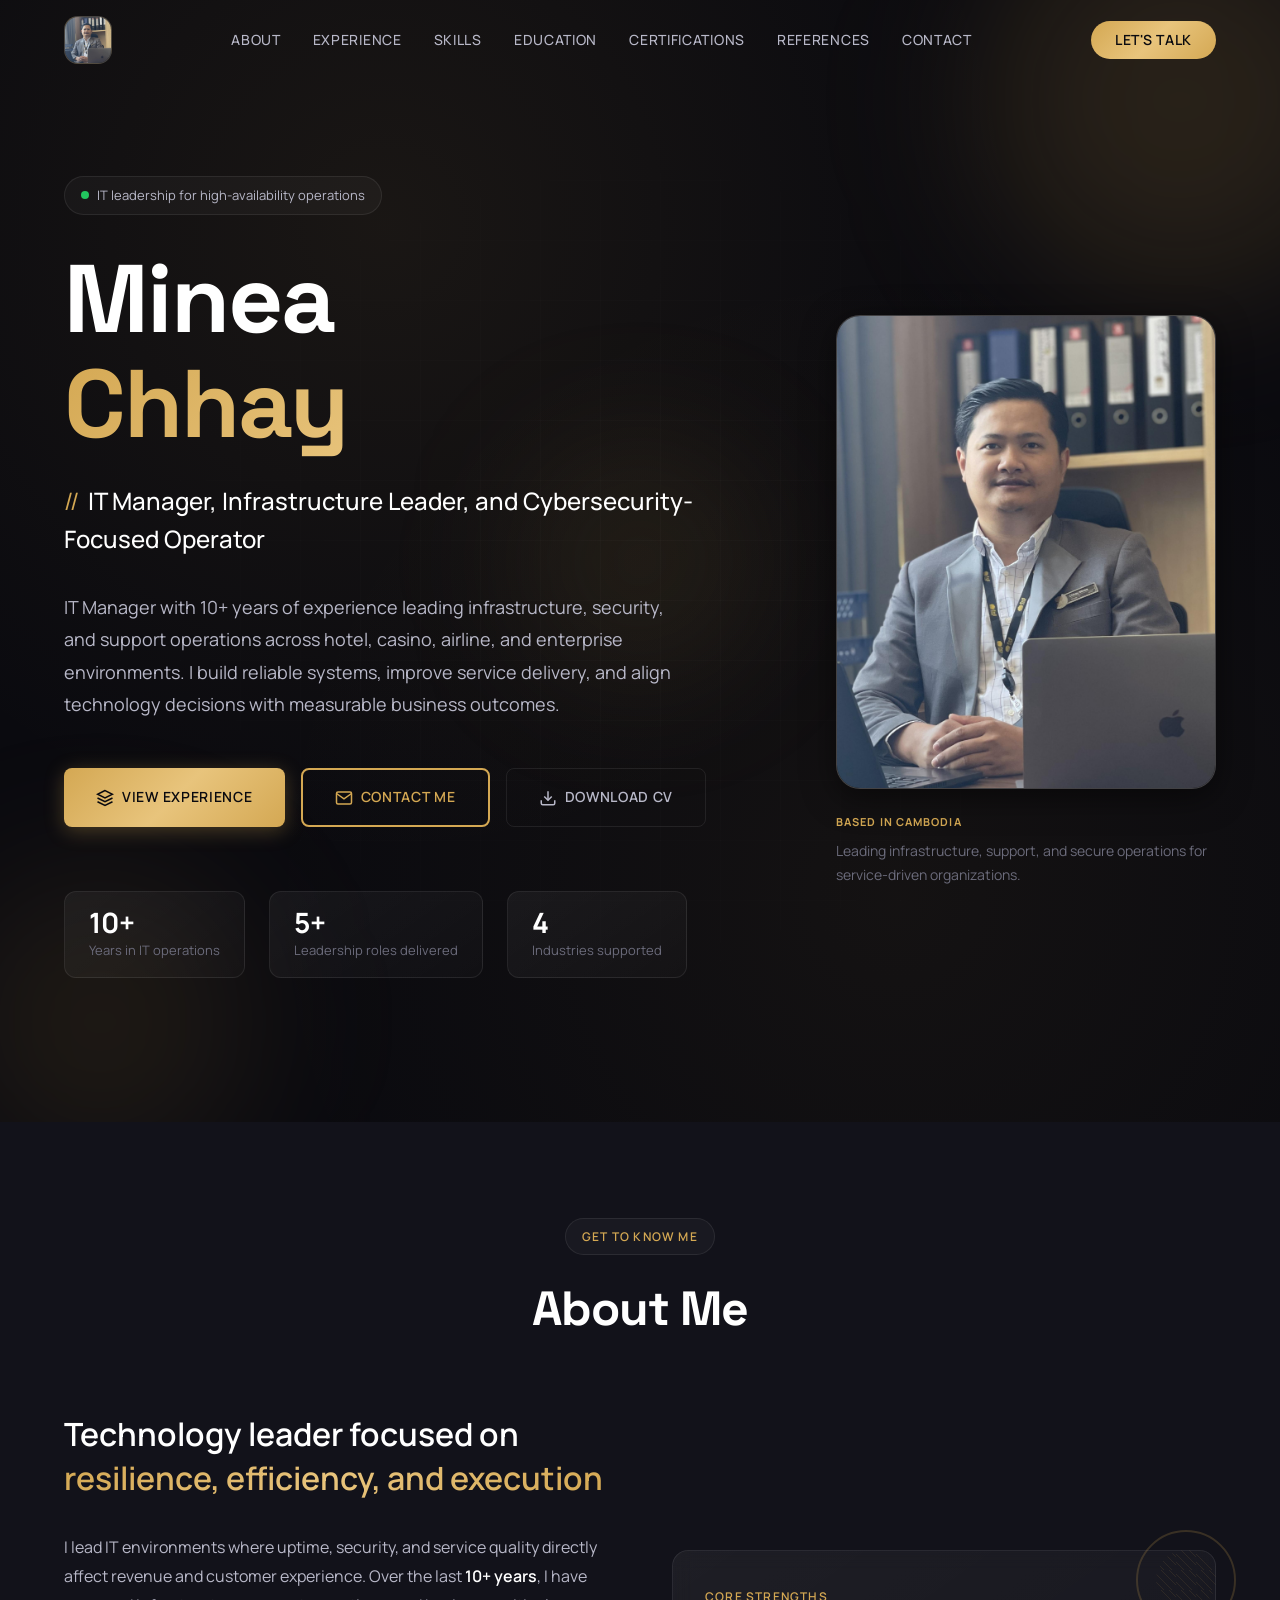
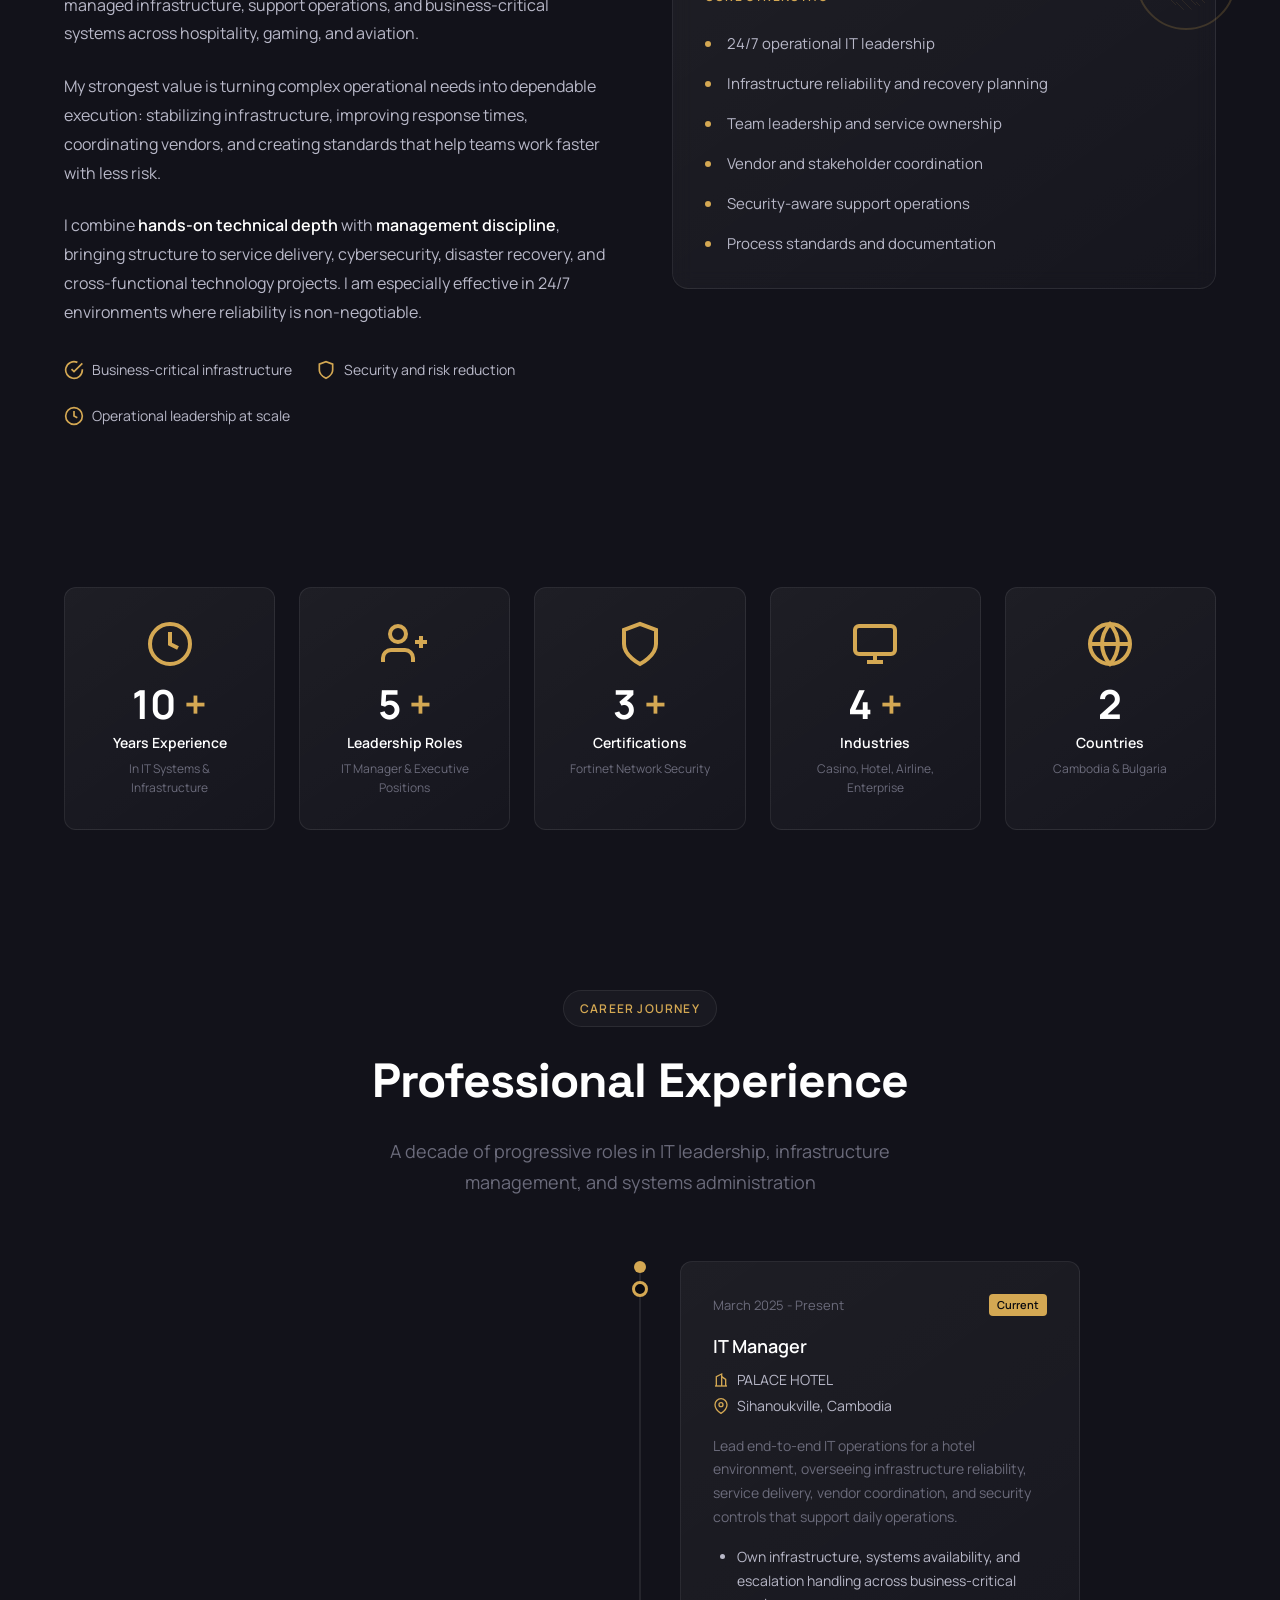
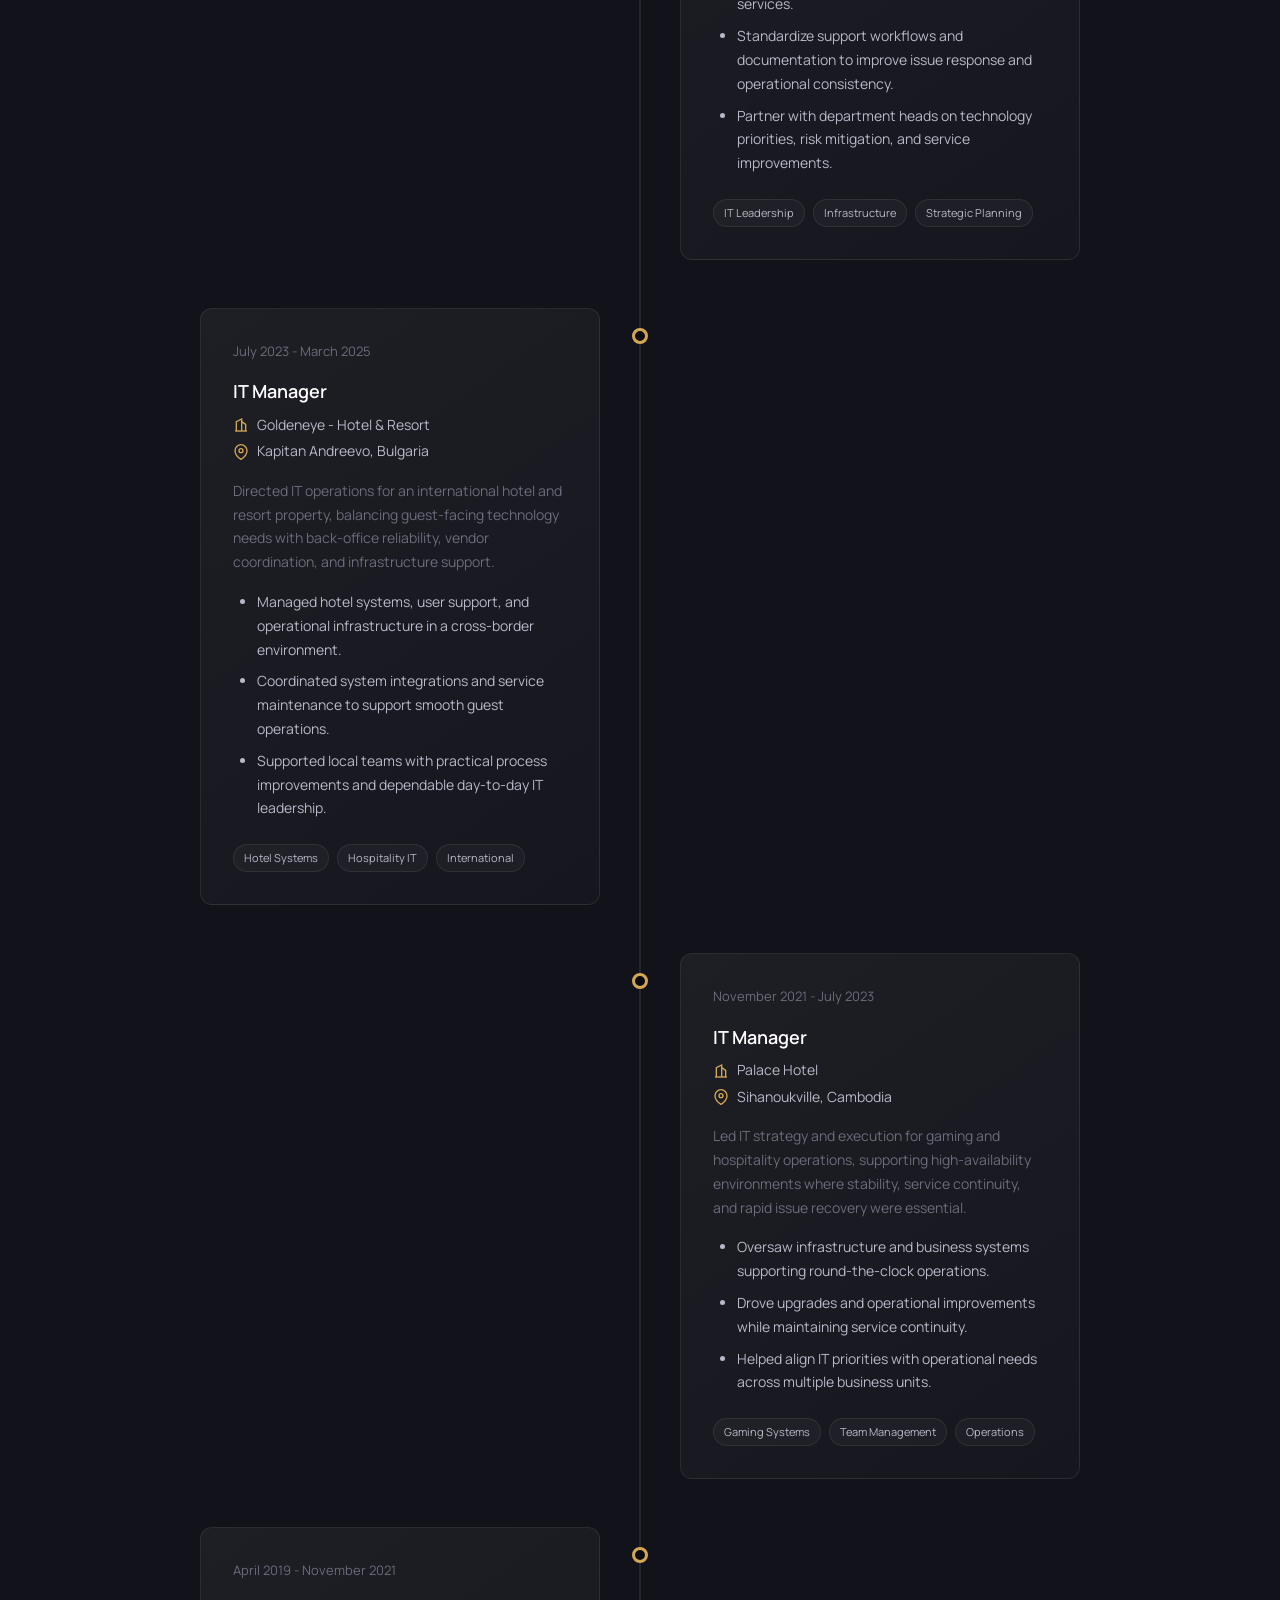
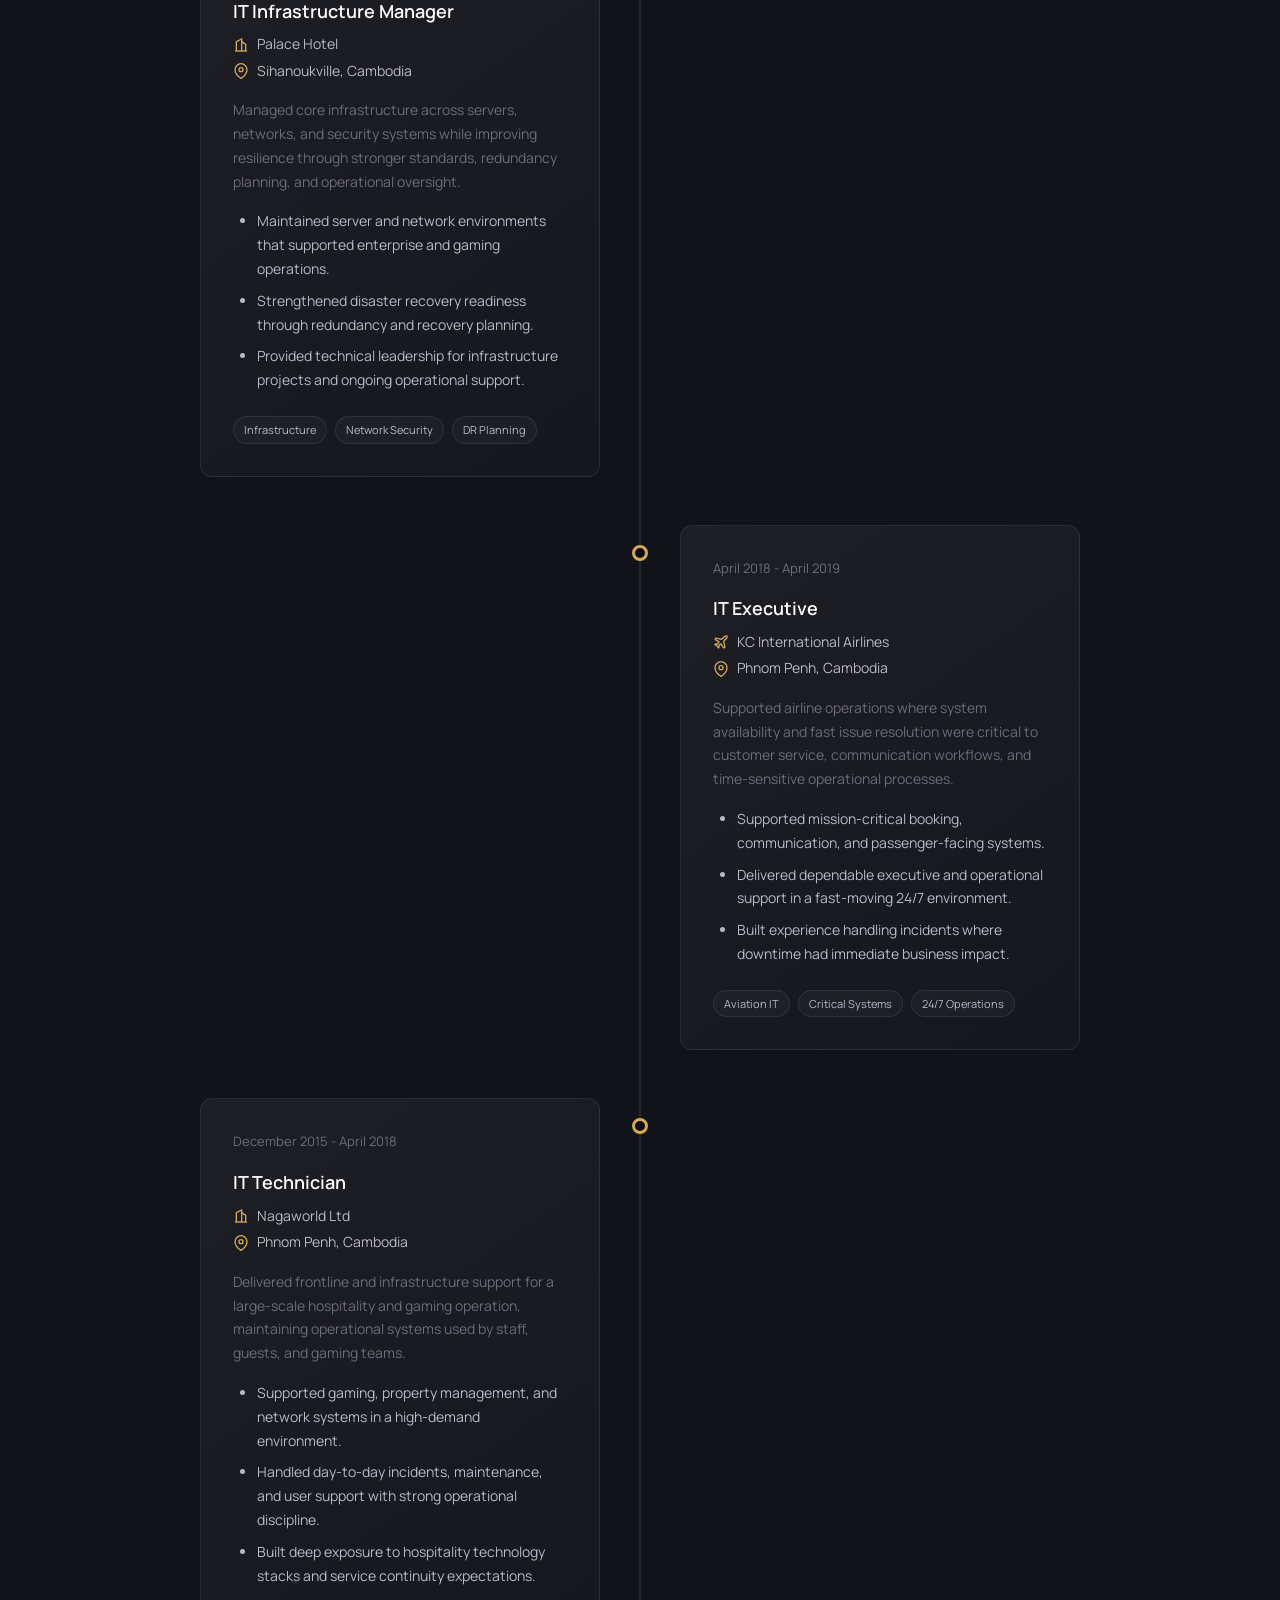
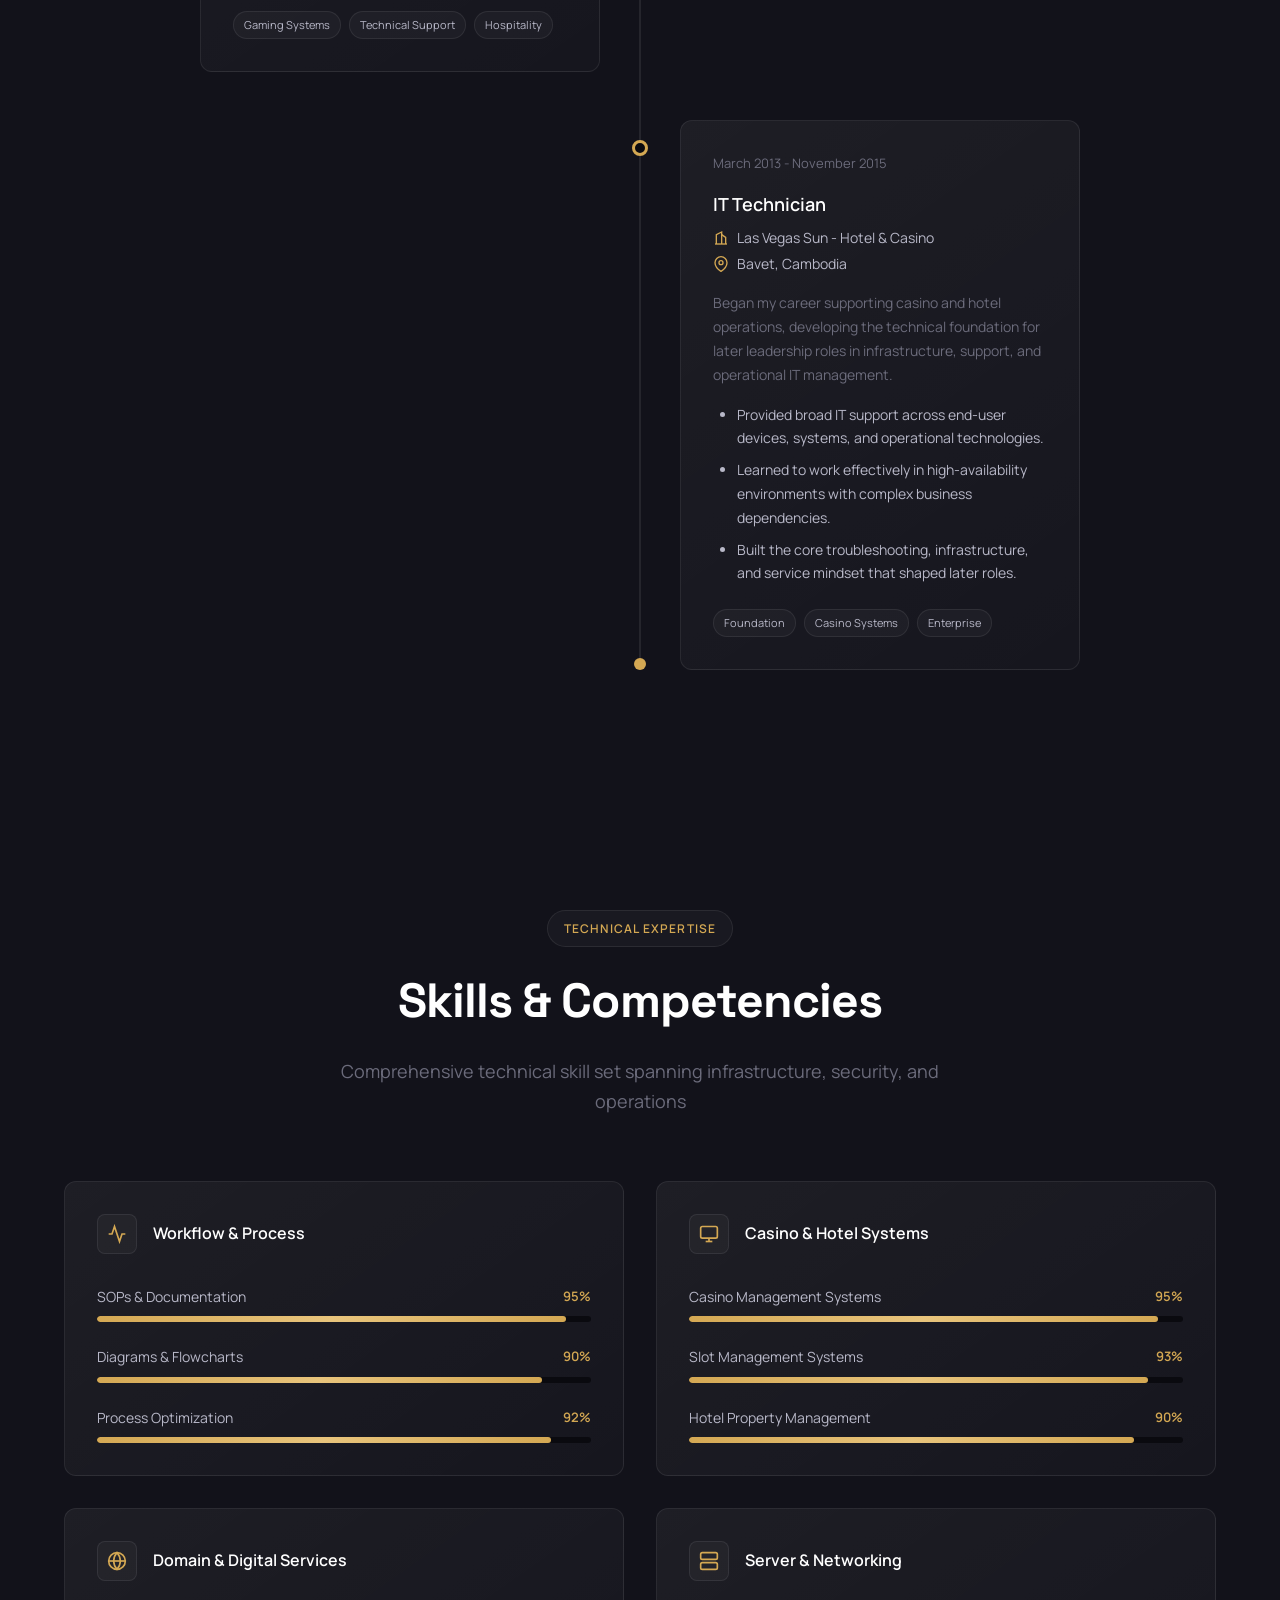
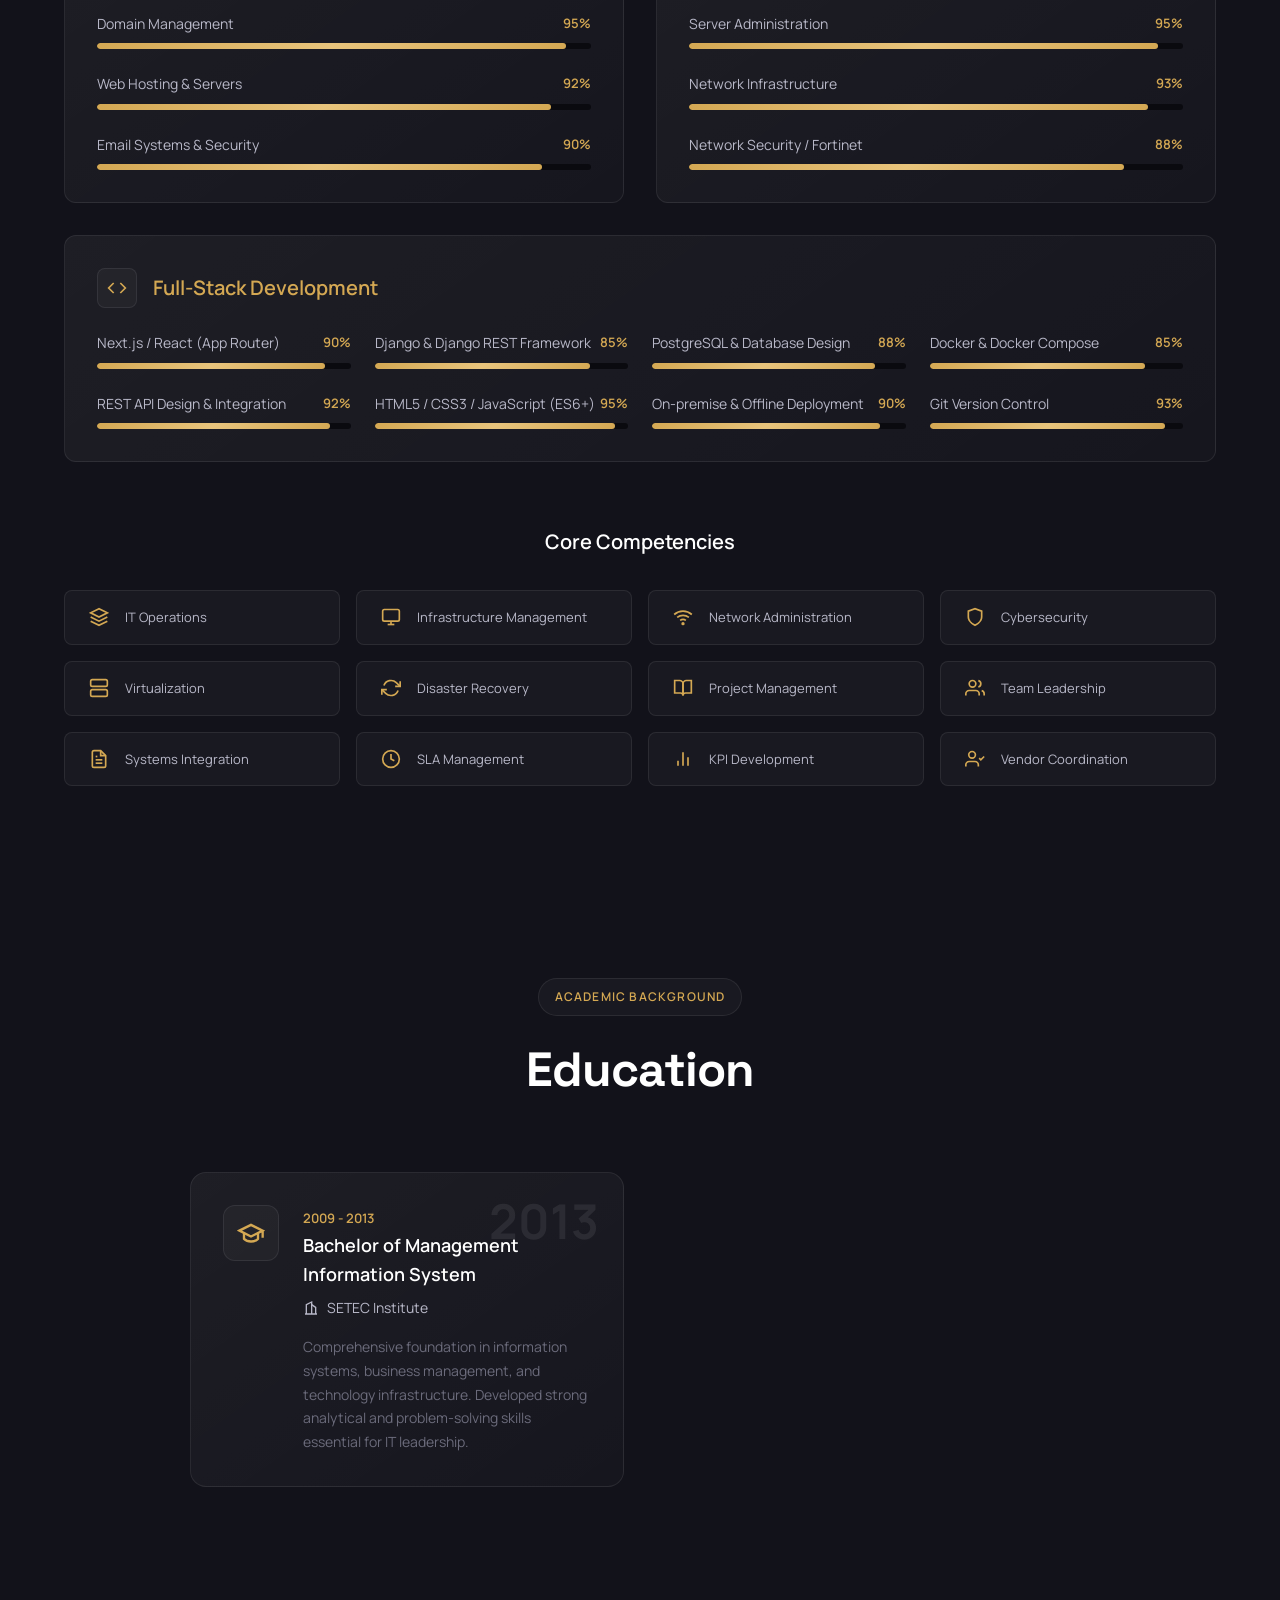
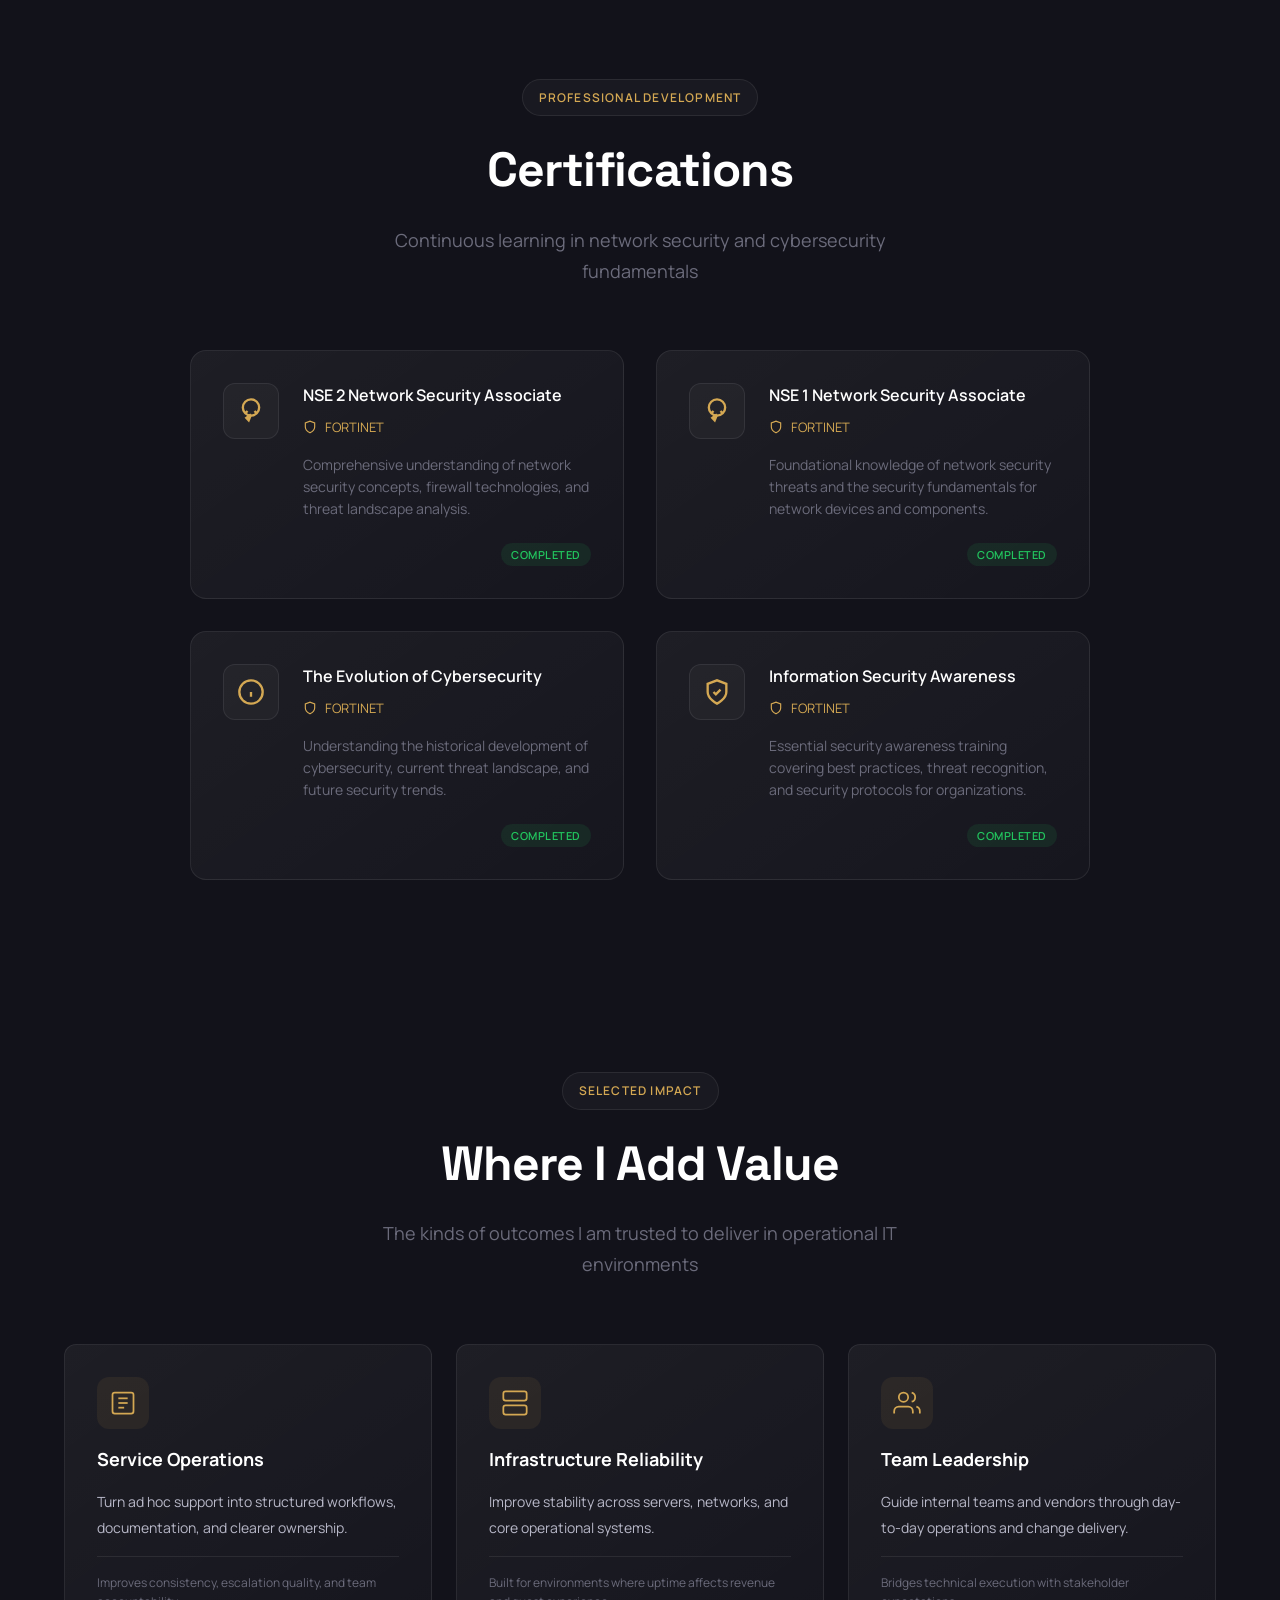
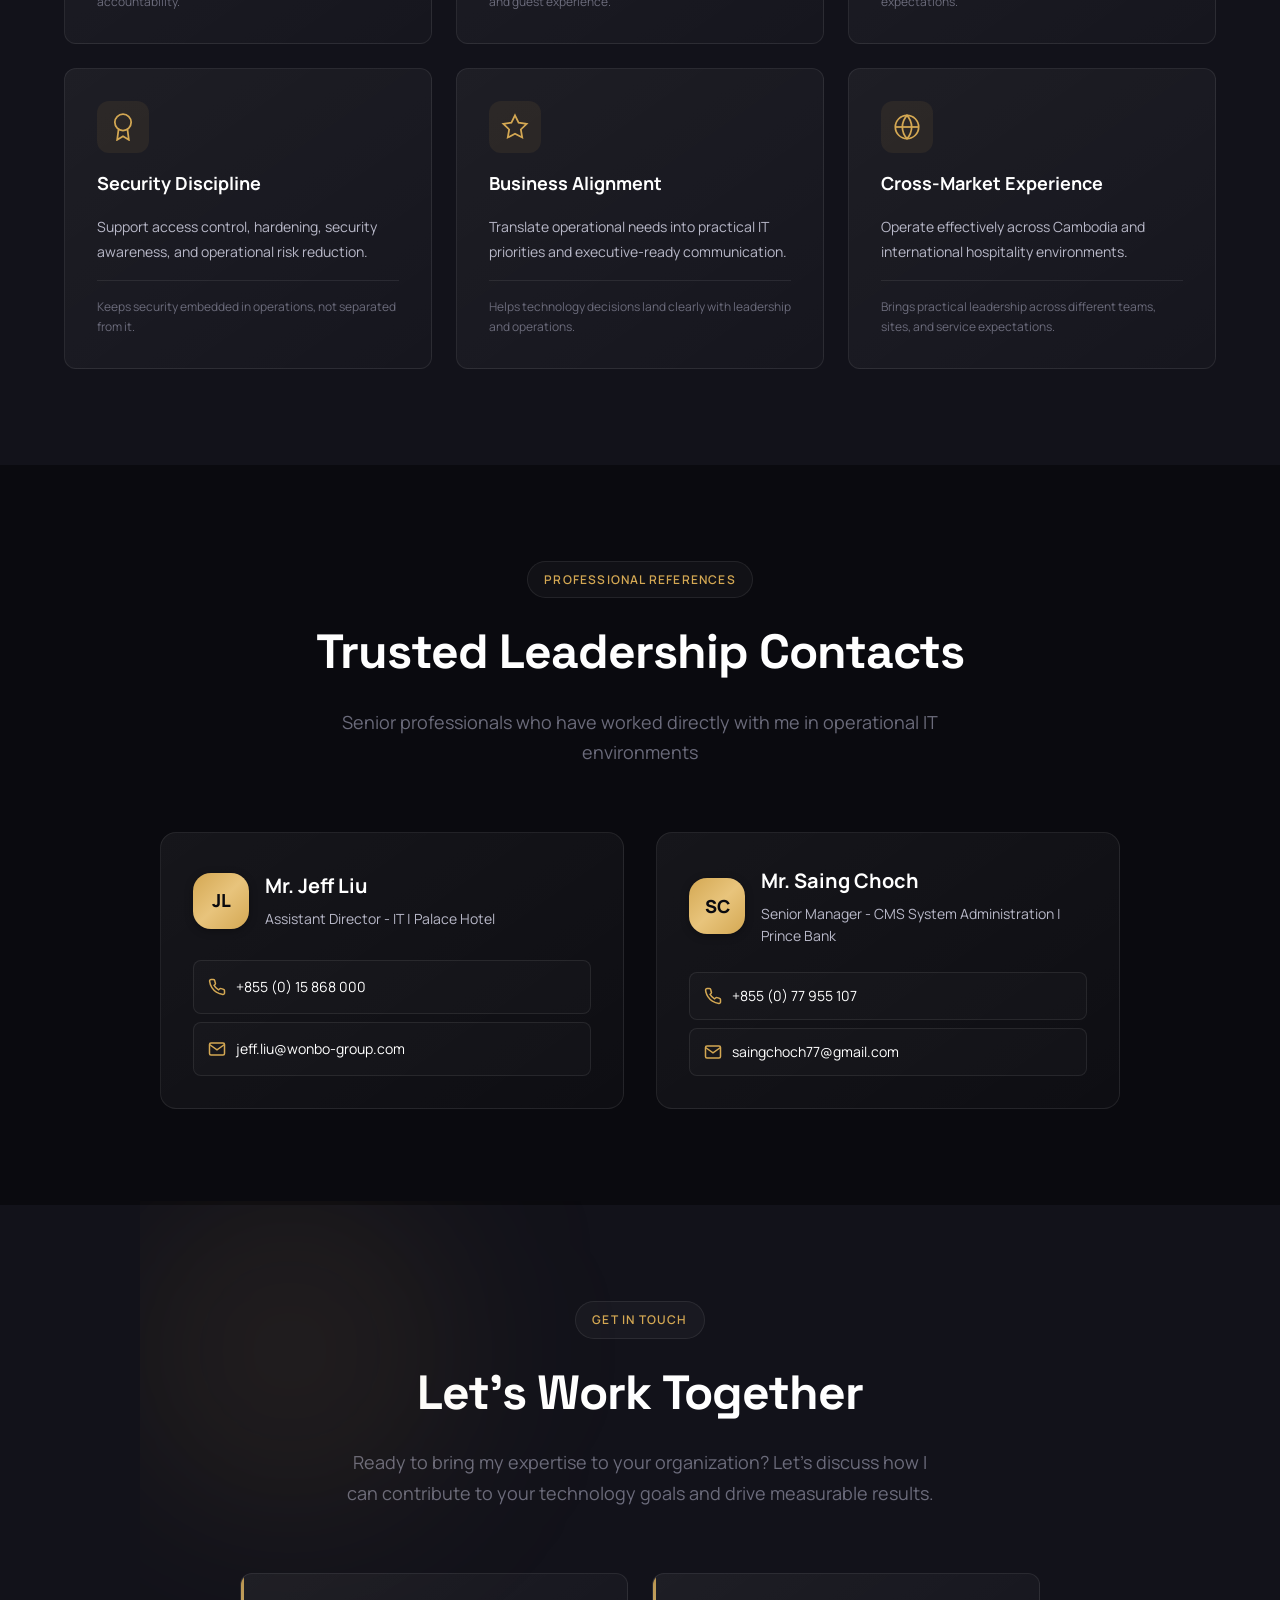
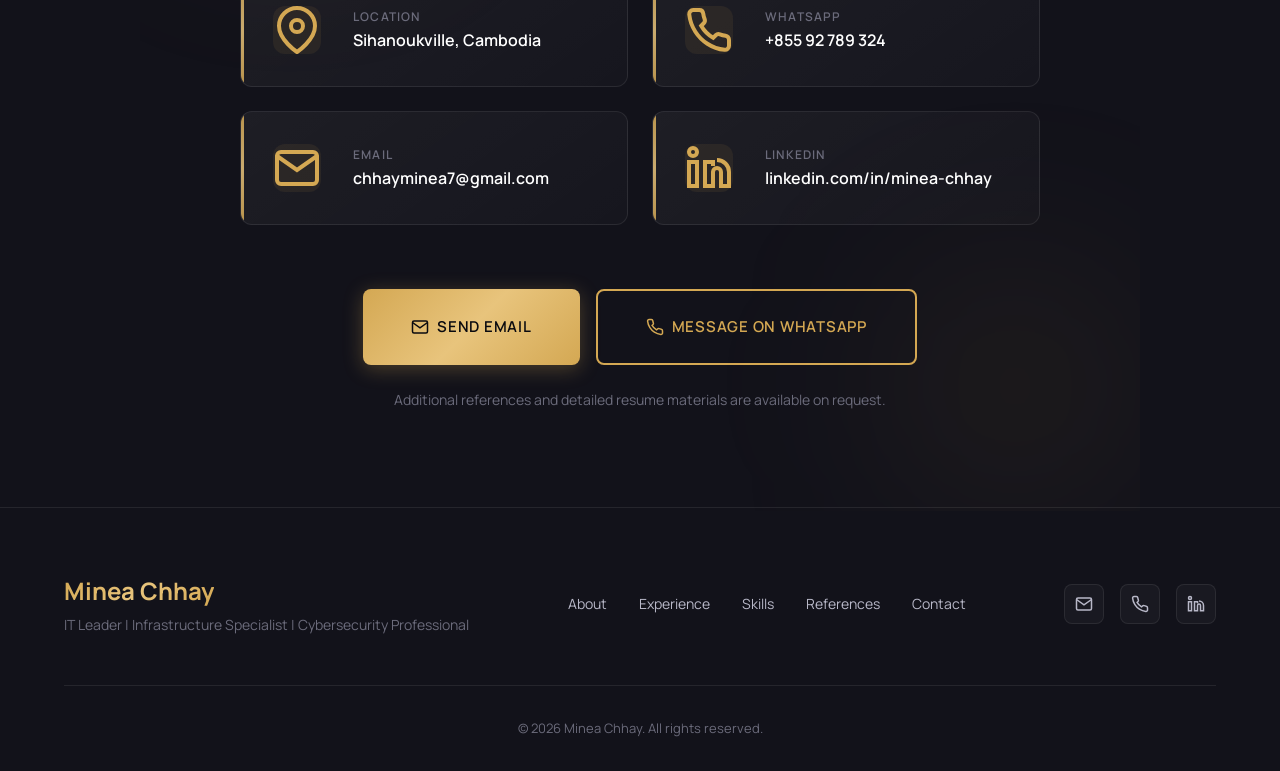
<file: index.html>
<!DOCTYPE html>
<html lang="en">
<head>
    <meta charset="UTF-8">
    <meta name="viewport" content="width=device-width, initial-scale=1.0, viewport-fit=cover">
    <meta name="description" content="Minea Chhay is an IT Manager and infrastructure leader with 10+ years of experience improving uptime, strengthening security, and scaling IT operations across hospitality, gaming, and aviation environments.">
    <meta name="theme-color" content="#0a0a0f">
    <link rel="canonical" href="https://mineachhay.github.io/resume-website/">
    <meta property="og:title" content="Minea Chhay | IT Manager & Infrastructure Leader">
    <meta property="og:description" content="IT leader focused on resilient infrastructure, operational efficiency, cybersecurity, and measurable business impact.">
    <meta property="og:type" content="website">
    <meta property="og:url" content="https://mineachhay.github.io/resume-website/">
    <meta property="og:image" content="https://mineachhay.github.io/resume-website/profile.jpg">
    <meta name="twitter:card" content="summary_large_image">
    <meta name="twitter:title" content="Minea Chhay | IT Manager & Infrastructure Leader">
    <meta name="twitter:description" content="IT leader focused on resilient infrastructure, operational efficiency, cybersecurity, and measurable business impact.">
    <meta name="twitter:image" content="https://mineachhay.github.io/resume-website/profile.jpg">
    <title>Minea Chhay | IT Manager & Infrastructure Leader</title>
    <link rel="icon" href="./profile.jpg" type="image/jpeg">
    <link rel="apple-touch-icon" href="./profile.jpg">
    <link rel="stylesheet" href="style.css">
    <!-- Preload critical resources -->
    <link rel="preconnect" href="https://fonts.googleapis.com">
    <link rel="preconnect" href="https://fonts.gstatic.com" crossorigin>
    <link href="https://fonts.googleapis.com/css2?family=Manrope:wght@400;500;600;700;800&family=Space+Grotesk:wght@500;700&display=swap" rel="stylesheet">
</head>
<body>
    <!-- Navigation -->
    <nav class="navbar" id="navbar">
        <div class="nav-container">
            <a href="#hero" class="nav-logo">
                <img src="./profile.jpg" alt="Minea Chhay" class="nav-logo-img">
            </a>
            <button class="nav-toggle" id="navToggle" aria-label="Toggle navigation">
                <span class="hamburger"></span>
            </button>
            <ul class="nav-menu" id="navMenu">
                <li><a href="#about" class="nav-link">About</a></li>
                <li><a href="#experience" class="nav-link">Experience</a></li>
                <li><a href="#skills" class="nav-link">Skills</a></li>
                <li><a href="#education" class="nav-link">Education</a></li>
                <li><a href="#certifications" class="nav-link">Certifications</a></li>
                <li><a href="#references" class="nav-link">References</a></li>
                <li><a href="#contact" class="nav-link">Contact</a></li>
            </ul>
            <a href="#contact" class="nav-cta">Let's Talk</a>
        </div>
    </nav>

    <main>
    <!-- Hero Section -->
    <section class="hero" id="hero">
        <div class="hero-bg">
            <div class="hero-gradient"></div>
            <div class="hero-grid"></div>
            <div class="hero-orb hero-orb-1"></div>
            <div class="hero-orb hero-orb-2"></div>
            <div class="hero-orb hero-orb-3"></div>
        </div>
        <div class="container hero-shell">
            <div class="hero-copy">
                <div class="hero-badge reveal">
                    <span class="badge-dot"></span>
                    <span>IT leadership for high-availability operations</span>
                </div>
                <h1 class="hero-title reveal">
                    <span class="title-line">Minea</span>
                    <span class="title-line accent">Chhay</span>
                </h1>
                <div class="hero-subtitle-container reveal">
                    <span class="hero-subtitle-prefix">// </span>
                    <span class="hero-subtitle">IT Manager, Infrastructure Leader, and Cybersecurity-Focused Operator</span>
                </div>
                <p class="hero-description reveal">
                    IT Manager with 10+ years of experience leading infrastructure, security, and support operations
                    across hotel, casino, airline, and enterprise environments. I build reliable systems, improve service
                    delivery, and align technology decisions with measurable business outcomes.
                </p>
                <div class="hero-cta reveal">
                    <a href="#experience" class="btn btn-primary">
                        <svg class="btn-icon" viewBox="0 0 24 24" fill="none" stroke="currentColor" stroke-width="2">
                            <path d="M12 2L2 7l10 5 10-5-10-5zM2 17l10 5 10-5M2 12l10 5 10-5"/>
                        </svg>
                        View Experience
                    </a>
                    <a href="#contact" class="btn btn-secondary">
                        <svg class="btn-icon" viewBox="0 0 24 24" fill="none" stroke="currentColor" stroke-width="2">
                            <path d="M4 4h16c1.1 0 2 .9 2 2v12c0 1.1-.9 2-2 2H4c-1.1 0-2-.9-2-2V6c0-1.1.9-2 2-2z"/>
                            <polyline points="22,6 12,13 2,6"/>
                        </svg>
                        Contact Me
                    </a>
                    <a href="./cv-minea-chhay.pdf" class="btn btn-outline" download>
                        <svg class="btn-icon" viewBox="0 0 24 24" fill="none" stroke="currentColor" stroke-width="2">
                            <path d="M21 15v4a2 2 0 0 1-2 2H5a2 2 0 0 1-2-2v-4"/>
                            <polyline points="7 10 12 15 17 10"/>
                            <line x1="12" y1="15" x2="12" y2="3"/>
                        </svg>
                        Download CV
                    </a>
                </div>
                <div class="hero-highlights reveal" aria-label="Key achievements">
                    <div class="highlight-item">
                        <span class="highlight-value">10+</span>
                        <span class="highlight-label">Years in IT operations</span>
                    </div>
                    <div class="highlight-item">
                        <span class="highlight-value">5+</span>
                        <span class="highlight-label">Leadership roles delivered</span>
                    </div>
                    <div class="highlight-item">
                        <span class="highlight-value">4</span>
                        <span class="highlight-label">Industries supported</span>
                    </div>
                </div>
            </div>
            <div class="hero-profile reveal">
                <div class="hero-profile-card">
                    <img src="./profile.jpg" alt="Portrait of Minea Chhay" class="profile-img">
                    <div class="profile-ring"></div>
                </div>
                <div class="hero-profile-meta">
                    <span class="profile-tag">Based in Cambodia</span>
                    <span class="profile-note">Leading infrastructure, support, and secure operations for service-driven organizations.</span>
                </div>
            </div>
        </div>
    </section>

    <!-- About Section -->
    <section class="section about" id="about">
        <div class="container">
            <div class="section-header reveal">
                <span class="section-tag">Get to know me</span>
                <h2 class="section-title">About Me</h2>
            </div>
            <div class="about-grid">
                <div class="about-content reveal">
                    <h3 class="about-heading">
                        Technology leader focused on
                        <span class="text-gradient">resilience, efficiency, and execution</span>
                    </h3>
                    <p class="about-text">
                        I lead IT environments where uptime, security, and service quality directly affect revenue and
                        customer experience. Over the last <strong>10+ years</strong>, I have managed infrastructure,
                        support operations, and business-critical systems across hospitality, gaming, and aviation.
                    </p>
                    <p class="about-text">
                        My strongest value is turning complex operational needs into dependable execution:
                        stabilizing infrastructure, improving response times, coordinating vendors, and creating
                        standards that help teams work faster with less risk.
                    </p>
                    <p class="about-text">
                        I combine <strong>hands-on technical depth</strong> with <strong>management discipline</strong>,
                        bringing structure to service delivery, cybersecurity, disaster recovery, and cross-functional
                        technology projects. I am especially effective in 24/7 environments where reliability is non-negotiable.
                    </p>
                    <div class="about-highlights">
                        <div class="highlight-item reveal">
                            <svg class="highlight-icon" viewBox="0 0 24 24" fill="none" stroke="currentColor" stroke-width="2">
                                <path d="M22 11.08V12a10 10 0 1 1-5.93-9.14"/>
                                <polyline points="22 4 12 14.01 9 11.01"/>
                            </svg>
                            <span>Business-critical infrastructure</span>
                        </div>
                        <div class="highlight-item reveal">
                            <svg class="highlight-icon" viewBox="0 0 24 24" fill="none" stroke="currentColor" stroke-width="2">
                                <path d="M12 22s8-4 8-10V5l-8-3-8 3v7c0 6 8 10 8 10z"/>
                            </svg>
                            <span>Security and risk reduction</span>
                        </div>
                        <div class="highlight-item reveal">
                            <svg class="highlight-icon" viewBox="0 0 24 24" fill="none" stroke="currentColor" stroke-width="2">
                                <circle cx="12" cy="12" r="10"/>
                                <path d="M12 6v6l4 2"/>
                            </svg>
                            <span>Operational leadership at scale</span>
                        </div>
                    </div>
                </div>
                <div class="about-visual reveal">
                    <div class="about-card">
                        <div class="about-card-header">
                            <span class="card-label">Core Strengths</span>
                        </div>
                        <ul class="about-list">
                            <li>
                                <span class="list-dot"></span>
                                24/7 operational IT leadership
                            </li>
                            <li>
                                <span class="list-dot"></span>
                                Infrastructure reliability and recovery planning
                            </li>
                            <li>
                                <span class="list-dot"></span>
                                Team leadership and service ownership
                            </li>
                            <li>
                                <span class="list-dot"></span>
                                Vendor and stakeholder coordination
                            </li>
                            <li>
                                <span class="list-dot"></span>
                                Security-aware support operations
                            </li>
                            <li>
                                <span class="list-dot"></span>
                                Process standards and documentation
                            </li>
                        </ul>
                    </div>
                    <div class="about-decoration">
                        <div class="decoration-ring"></div>
                        <div class="decoration-dots"></div>
                    </div>
                </div>
            </div>
        </div>
    </section>

    <!-- Stats Section -->
    <section class="section stats" id="stats">
        <div class="container">
            <div class="stats-grid">
                <div class="stat-card reveal">
                    <div class="stat-icon">
                        <svg viewBox="0 0 24 24" fill="none" stroke="currentColor" stroke-width="2">
                            <circle cx="12" cy="12" r="10"/>
                            <polyline points="12 6 12 12 16 14"/>
                        </svg>
                    </div>
                    <div class="stat-number">
                        <span class="counter" data-target="10">0</span>
                        <span class="stat-suffix">+</span>
                    </div>
                    <div class="stat-label">Years Experience</div>
                    <div class="stat-description">In IT Systems & Infrastructure</div>
                </div>
                <div class="stat-card reveal">
                    <div class="stat-icon">
                        <svg viewBox="0 0 24 24" fill="none" stroke="currentColor" stroke-width="2">
                            <path d="M16 21v-2a4 4 0 0 0-4-4H5a4 4 0 0 0-4 4v2"/>
                            <circle cx="8.5" cy="7" r="4"/>
                            <line x1="20" y1="8" x2="20" y2="14"/>
                            <line x1="23" y1="11" x2="17" y2="11"/>
                        </svg>
                    </div>
                    <div class="stat-number">
                        <span class="counter" data-target="5">0</span>
                        <span class="stat-suffix">+</span>
                    </div>
                    <div class="stat-label">Leadership Roles</div>
                    <div class="stat-description">IT Manager & Executive Positions</div>
                </div>
                <div class="stat-card reveal">
                    <div class="stat-icon">
                        <svg viewBox="0 0 24 24" fill="none" stroke="currentColor" stroke-width="2">
                            <path d="M12 22s8-4 8-10V5l-8-3-8 3v7c0 6 8 10 8 10z"/>
                        </svg>
                    </div>
                    <div class="stat-number">
                        <span class="counter" data-target="3">0</span>
                        <span class="stat-suffix">+</span>
                    </div>
                    <div class="stat-label">Certifications</div>
                    <div class="stat-description">Fortinet Network Security</div>
                </div>
                <div class="stat-card reveal">
                    <div class="stat-icon">
                        <svg viewBox="0 0 24 24" fill="none" stroke="currentColor" stroke-width="2">
                            <rect x="2" y="3" width="20" height="14" rx="2" ry="2"/>
                            <line x1="8" y1="21" x2="16" y2="21"/>
                            <line x1="12" y1="17" x2="12" y2="21"/>
                        </svg>
                    </div>
                    <div class="stat-number">
                        <span class="counter" data-target="4">0</span>
                        <span class="stat-suffix">+</span>
                    </div>
                    <div class="stat-label">Industries</div>
                    <div class="stat-description">Casino, Hotel, Airline, Enterprise</div>
                </div>
                <div class="stat-card reveal">
                    <div class="stat-icon">
                        <svg viewBox="0 0 24 24" fill="none" stroke="currentColor" stroke-width="2">
                            <circle cx="12" cy="12" r="10"/>
                            <line x1="2" y1="12" x2="22" y2="12"/>
                            <path d="M12 2a15.3 15.3 0 0 1 4 10 15.3 15.3 0 0 1-4 10 15.3 15.3 0 0 1-4-10 15.3 15.3 0 0 1 4-10z"/>
                        </svg>
                    </div>
                    <div class="stat-number">
                        <span class="counter" data-target="2">0</span>
                        <span class="stat-suffix"></span>
                    </div>
                    <div class="stat-label">Countries</div>
                    <div class="stat-description">Cambodia & Bulgaria</div>
                </div>
            </div>
        </div>
    </section>

    <!-- Experience Section -->
    <section class="section experience" id="experience">
        <div class="container">
            <div class="section-header reveal">
                <span class="section-tag">Career journey</span>
                <h2 class="section-title">Professional Experience</h2>
                <p class="section-subtitle">
                    A decade of progressive roles in IT leadership, infrastructure management, and systems administration
                </p>
            </div>
            <div class="timeline">
                <div class="timeline-line"></div>

                <!-- Experience Item 1 -->
                <div class="timeline-item reveal">
                    <div class="timeline-marker">
                        <div class="marker-dot"></div>
                    </div>
                    <div class="timeline-card">
                        <div class="timeline-card-header">
                            <span class="timeline-date">March 2025 - Present</span>
                            <span class="timeline-badge">Current</span>
                        </div>
                        <h3 class="timeline-title">IT Manager</h3>
                        <div class="timeline-company">
                            <svg viewBox="0 0 24 24" fill="none" stroke="currentColor" stroke-width="2">
                                <path d="M3 21h18"/>
                                <path d="M5 21V7l8-4v18"/>
                                <path d="M19 21V11l-6-4"/>
                                <path d="M9 9h.01"/>
                                <path d="M9 12h.01"/>
                                <path d="M9 15h.01"/>
                                <path d="M9 18h.01"/>
                            </svg>
                            <span>PALACE HOTEL</span>
                        </div>
                        <div class="timeline-location">
                            <svg viewBox="0 0 24 24" fill="none" stroke="currentColor" stroke-width="2">
                                <path d="M21 10c0 7-9 13-9 13s-9-6-9-13a9 9 0 0 1 18 0z"/>
                                <circle cx="12" cy="10" r="3"/>
                            </svg>
                            <span>Sihanoukville, Cambodia</span>
                        </div>
                        <p class="timeline-description">
                            Lead end-to-end IT operations for a hotel environment, overseeing infrastructure reliability,
                            service delivery, vendor coordination, and security controls that support daily operations.
                        </p>
                        <ul class="timeline-achievements">
                            <li>Own infrastructure, systems availability, and escalation handling across business-critical services.</li>
                            <li>Standardize support workflows and documentation to improve issue response and operational consistency.</li>
                            <li>Partner with department heads on technology priorities, risk mitigation, and service improvements.</li>
                        </ul>
                        <div class="timeline-tags">
                            <span>IT Leadership</span>
                            <span>Infrastructure</span>
                            <span>Strategic Planning</span>
                        </div>
                    </div>
                </div>

                <!-- Experience Item 2 -->
                <div class="timeline-item reveal">
                    <div class="timeline-marker">
                        <div class="marker-dot"></div>
                    </div>
                    <div class="timeline-card">
                        <div class="timeline-card-header">
                            <span class="timeline-date">July 2023 - March 2025</span>
                        </div>
                        <h3 class="timeline-title">IT Manager</h3>
                        <div class="timeline-company">
                            <svg viewBox="0 0 24 24" fill="none" stroke="currentColor" stroke-width="2">
                                <path d="M3 21h18"/>
                                <path d="M5 21V7l8-4v18"/>
                                <path d="M19 21V11l-6-4"/>
                            </svg>
                            <span>Goldeneye - Hotel & Resort</span>
                        </div>
                        <div class="timeline-location">
                            <svg viewBox="0 0 24 24" fill="none" stroke="currentColor" stroke-width="2">
                                <path d="M21 10c0 7-9 13-9 13s-9-6-9-13a9 9 0 0 1 18 0z"/>
                                <circle cx="12" cy="10" r="3"/>
                            </svg>
                            <span>Kapitan Andreevo, Bulgaria</span>
                        </div>
                        <p class="timeline-description">
                            Directed IT operations for an international hotel and resort property, balancing guest-facing
                            technology needs with back-office reliability, vendor coordination, and infrastructure support.
                        </p>
                        <ul class="timeline-achievements">
                            <li>Managed hotel systems, user support, and operational infrastructure in a cross-border environment.</li>
                            <li>Coordinated system integrations and service maintenance to support smooth guest operations.</li>
                            <li>Supported local teams with practical process improvements and dependable day-to-day IT leadership.</li>
                        </ul>
                        <div class="timeline-tags">
                            <span>Hotel Systems</span>
                            <span>Hospitality IT</span>
                            <span>International</span>
                        </div>
                    </div>
                </div>

                <!-- Experience Item 3 -->
                <div class="timeline-item reveal">
                    <div class="timeline-marker">
                        <div class="marker-dot"></div>
                    </div>
                    <div class="timeline-card">
                        <div class="timeline-card-header">
                            <span class="timeline-date">November 2021 - July 2023</span>
                        </div>
                        <h3 class="timeline-title">IT Manager</h3>
                        <div class="timeline-company">
                            <svg viewBox="0 0 24 24" fill="none" stroke="currentColor" stroke-width="2">
                                <path d="M3 21h18"/>
                                <path d="M5 21V7l8-4v18"/>
                                <path d="M19 21V11l-6-4"/>
                            </svg>
                            <span>Palace Hotel</span>
                        </div>
                        <div class="timeline-location">
                            <svg viewBox="0 0 24 24" fill="none" stroke="currentColor" stroke-width="2">
                                <path d="M21 10c0 7-9 13-9 13s-9-6-9-13a9 9 0 0 1 18 0z"/>
                                <circle cx="12" cy="10" r="3"/>
                            </svg>
                            <span>Sihanoukville, Cambodia</span>
                        </div>
                        <p class="timeline-description">
                            Led IT strategy and execution for gaming and hospitality operations, supporting high-availability
                            environments where stability, service continuity, and rapid issue recovery were essential.
                        </p>
                        <ul class="timeline-achievements">
                            <li>Oversaw infrastructure and business systems supporting round-the-clock operations.</li>
                            <li>Drove upgrades and operational improvements while maintaining service continuity.</li>
                            <li>Helped align IT priorities with operational needs across multiple business units.</li>
                        </ul>
                        <div class="timeline-tags">
                            <span>Gaming Systems</span>
                            <span>Team Management</span>
                            <span>Operations</span>
                        </div>
                    </div>
                </div>

                <!-- Experience Item 4 -->
                <div class="timeline-item reveal">
                    <div class="timeline-marker">
                        <div class="marker-dot"></div>
                    </div>
                    <div class="timeline-card">
                        <div class="timeline-card-header">
                            <span class="timeline-date">April 2019 - November 2021</span>
                        </div>
                        <h3 class="timeline-title">IT Infrastructure Manager</h3>
                        <div class="timeline-company">
                            <svg viewBox="0 0 24 24" fill="none" stroke="currentColor" stroke-width="2">
                                <path d="M3 21h18"/>
                                <path d="M5 21V7l8-4v18"/>
                                <path d="M19 21V11l-6-4"/>
                            </svg>
                            <span>Palace Hotel</span>
                        </div>
                        <div class="timeline-location">
                            <svg viewBox="0 0 24 24" fill="none" stroke="currentColor" stroke-width="2">
                                <path d="M21 10c0 7-9 13-9 13s-9-6-9-13a9 9 0 0 1 18 0z"/>
                                <circle cx="12" cy="10" r="3"/>
                            </svg>
                            <span>Sihanoukville, Cambodia</span>
                        </div>
                        <p class="timeline-description">
                            Managed core infrastructure across servers, networks, and security systems while improving
                            resilience through stronger standards, redundancy planning, and operational oversight.
                        </p>
                        <ul class="timeline-achievements">
                            <li>Maintained server and network environments that supported enterprise and gaming operations.</li>
                            <li>Strengthened disaster recovery readiness through redundancy and recovery planning.</li>
                            <li>Provided technical leadership for infrastructure projects and ongoing operational support.</li>
                        </ul>
                        <div class="timeline-tags">
                            <span>Infrastructure</span>
                            <span>Network Security</span>
                            <span>DR Planning</span>
                        </div>
                    </div>
                </div>

                <!-- Experience Item 5 -->
                <div class="timeline-item reveal">
                    <div class="timeline-marker">
                        <div class="marker-dot"></div>
                    </div>
                    <div class="timeline-card">
                        <div class="timeline-card-header">
                            <span class="timeline-date">April 2018 - April 2019</span>
                        </div>
                        <h3 class="timeline-title">IT Executive</h3>
                        <div class="timeline-company">
                            <svg viewBox="0 0 24 24" fill="none" stroke="currentColor" stroke-width="2">
                                <path d="M17.8 19.2L16 11l3.5-3.5C21 6 21.5 4 21 3c-1-.5-3 0-4.5 1.5L13 8 4.8 6.2c-.5-.1-.9.1-1.1.5l-.3.5c-.2.5-.1 1 .3 1.3L9 12l-2 3H4l-1 1 3 2 2 3 1-1v-3l3-2 3.5 5.3c.3.4.8.5 1.3.3l.5-.2c.4-.3.6-.7.5-1.2z"/>
                            </svg>
                            <span>KC International Airlines</span>
                        </div>
                        <div class="timeline-location">
                            <svg viewBox="0 0 24 24" fill="none" stroke="currentColor" stroke-width="2">
                                <path d="M21 10c0 7-9 13-9 13s-9-6-9-13a9 9 0 0 1 18 0z"/>
                                <circle cx="12" cy="10" r="3"/>
                            </svg>
                            <span>Phnom Penh, Cambodia</span>
                        </div>
                        <p class="timeline-description">
                            Supported airline operations where system availability and fast issue resolution were critical to
                            customer service, communication workflows, and time-sensitive operational processes.
                        </p>
                        <ul class="timeline-achievements">
                            <li>Supported mission-critical booking, communication, and passenger-facing systems.</li>
                            <li>Delivered dependable executive and operational support in a fast-moving 24/7 environment.</li>
                            <li>Built experience handling incidents where downtime had immediate business impact.</li>
                        </ul>
                        <div class="timeline-tags">
                            <span>Aviation IT</span>
                            <span>Critical Systems</span>
                            <span>24/7 Operations</span>
                        </div>
                    </div>
                </div>

                <!-- Experience Item 6 -->
                <div class="timeline-item reveal">
                    <div class="timeline-marker">
                        <div class="marker-dot"></div>
                    </div>
                    <div class="timeline-card">
                        <div class="timeline-card-header">
                            <span class="timeline-date">December 2015 - April 2018</span>
                        </div>
                        <h3 class="timeline-title">IT Technician</h3>
                        <div class="timeline-company">
                            <svg viewBox="0 0 24 24" fill="none" stroke="currentColor" stroke-width="2">
                                <path d="M3 21h18"/>
                                <path d="M5 21V7l8-4v18"/>
                                <path d="M19 21V11l-6-4"/>
                            </svg>
                            <span>Nagaworld Ltd</span>
                        </div>
                        <div class="timeline-location">
                            <svg viewBox="0 0 24 24" fill="none" stroke="currentColor" stroke-width="2">
                                <path d="M21 10c0 7-9 13-9 13s-9-6-9-13a9 9 0 0 1 18 0z"/>
                                <circle cx="12" cy="10" r="3"/>
                            </svg>
                            <span>Phnom Penh, Cambodia</span>
                        </div>
                        <p class="timeline-description">
                            Delivered frontline and infrastructure support for a large-scale hospitality and gaming operation,
                            maintaining operational systems used by staff, guests, and gaming teams.
                        </p>
                        <ul class="timeline-achievements">
                            <li>Supported gaming, property management, and network systems in a high-demand environment.</li>
                            <li>Handled day-to-day incidents, maintenance, and user support with strong operational discipline.</li>
                            <li>Built deep exposure to hospitality technology stacks and service continuity expectations.</li>
                        </ul>
                        <div class="timeline-tags">
                            <span>Gaming Systems</span>
                            <span>Technical Support</span>
                            <span>Hospitality</span>
                        </div>
                    </div>
                </div>

                <!-- Experience Item 7 -->
                <div class="timeline-item reveal">
                    <div class="timeline-marker">
                        <div class="marker-dot"></div>
                    </div>
                    <div class="timeline-card">
                        <div class="timeline-card-header">
                            <span class="timeline-date">March 2013 - November 2015</span>
                        </div>
                        <h3 class="timeline-title">IT Technician</h3>
                        <div class="timeline-company">
                            <svg viewBox="0 0 24 24" fill="none" stroke="currentColor" stroke-width="2">
                                <path d="M3 21h18"/>
                                <path d="M5 21V7l8-4v18"/>
                                <path d="M19 21V11l-6-4"/>
                            </svg>
                            <span>Las Vegas Sun - Hotel & Casino</span>
                        </div>
                        <div class="timeline-location">
                            <svg viewBox="0 0 24 24" fill="none" stroke="currentColor" stroke-width="2">
                                <path d="M21 10c0 7-9 13-9 13s-9-6-9-13a9 9 0 0 1 18 0z"/>
                                <circle cx="12" cy="10" r="3"/>
                            </svg>
                            <span>Bavet, Cambodia</span>
                        </div>
                        <p class="timeline-description">
                            Began my career supporting casino and hotel operations, developing the technical foundation for
                            later leadership roles in infrastructure, support, and operational IT management.
                        </p>
                        <ul class="timeline-achievements">
                            <li>Provided broad IT support across end-user devices, systems, and operational technologies.</li>
                            <li>Learned to work effectively in high-availability environments with complex business dependencies.</li>
                            <li>Built the core troubleshooting, infrastructure, and service mindset that shaped later roles.</li>
                        </ul>
                        <div class="timeline-tags">
                            <span>Foundation</span>
                            <span>Casino Systems</span>
                            <span>Enterprise</span>
                        </div>
                    </div>
                </div>
            </div>
        </div>
    </section>

    <!-- Skills Section -->
    <section class="section skills" id="skills">
        <div class="container">
            <div class="section-header reveal">
                <span class="section-tag">Technical expertise</span>
                <h2 class="section-title">Skills & Competencies</h2>
                <p class="section-subtitle">
                    Comprehensive technical skill set spanning infrastructure, security, and operations
                </p>
            </div>

            <!-- Skill Categories -->
            <div class="skills-grid">
                <!-- Workflow -->
                <div class="skill-category reveal">
                    <div class="skill-category-header">
                        <div class="skill-category-icon">
                            <svg viewBox="0 0 24 24" fill="none" stroke="currentColor" stroke-width="2">
                                <polyline points="22 12 18 12 15 21 9 3 6 12 2 12"/>
                            </svg>
                        </div>
                        <h3 class="skill-category-title">Workflow & Process</h3>
                    </div>
                    <div class="skill-list">
                        <div class="skill-item">
                            <div class="skill-info">
                                <span class="skill-name">SOPs & Documentation</span>
                                <span class="skill-value">95%</span>
                            </div>
                            <div class="skill-bar">
                                <div class="skill-fill" data-width="95"></div>
                            </div>
                        </div>
                        <div class="skill-item">
                            <div class="skill-info">
                                <span class="skill-name">Diagrams & Flowcharts</span>
                                <span class="skill-value">90%</span>
                            </div>
                            <div class="skill-bar">
                                <div class="skill-fill" data-width="90"></div>
                            </div>
                        </div>
                        <div class="skill-item">
                            <div class="skill-info">
                                <span class="skill-name">Process Optimization</span>
                                <span class="skill-value">92%</span>
                            </div>
                            <div class="skill-bar">
                                <div class="skill-fill" data-width="92"></div>
                            </div>
                        </div>
                    </div>
                </div>

                <!-- Casino & Hotel Systems -->
                <div class="skill-category reveal">
                    <div class="skill-category-header">
                        <div class="skill-category-icon">
                            <svg viewBox="0 0 24 24" fill="none" stroke="currentColor" stroke-width="2">
                                <rect x="2" y="3" width="20" height="14" rx="2" ry="2"/>
                                <line x1="8" y1="21" x2="16" y2="21"/>
                                <line x1="12" y1="17" x2="12" y2="21"/>
                            </svg>
                        </div>
                        <h3 class="skill-category-title">Casino & Hotel Systems</h3>
                    </div>
                    <div class="skill-list">
                        <div class="skill-item">
                            <div class="skill-info">
                                <span class="skill-name">Casino Management Systems</span>
                                <span class="skill-value">95%</span>
                            </div>
                            <div class="skill-bar">
                                <div class="skill-fill" data-width="95"></div>
                            </div>
                        </div>
                        <div class="skill-item">
                            <div class="skill-info">
                                <span class="skill-name">Slot Management Systems</span>
                                <span class="skill-value">93%</span>
                            </div>
                            <div class="skill-bar">
                                <div class="skill-fill" data-width="93"></div>
                            </div>
                        </div>
                        <div class="skill-item">
                            <div class="skill-info">
                                <span class="skill-name">Hotel Property Management</span>
                                <span class="skill-value">90%</span>
                            </div>
                            <div class="skill-bar">
                                <div class="skill-fill" data-width="90"></div>
                            </div>
                        </div>
                    </div>
                </div>

                <!-- Domain & Hosting -->
                <div class="skill-category reveal">
                    <div class="skill-category-header">
                        <div class="skill-category-icon">
                            <svg viewBox="0 0 24 24" fill="none" stroke="currentColor" stroke-width="2">
                                <circle cx="12" cy="12" r="10"/>
                                <line x1="2" y1="12" x2="22" y2="12"/>
                                <path d="M12 2a15.3 15.3 0 0 1 4 10 15.3 15.3 0 0 1-4 10 15.3 15.3 0 0 1-4-10 15.3 15.3 0 0 1 4-10z"/>
                            </svg>
                        </div>
                        <h3 class="skill-category-title">Domain & Digital Services</h3>
                    </div>
                    <div class="skill-list">
                        <div class="skill-item">
                            <div class="skill-info">
                                <span class="skill-name">Domain Management</span>
                                <span class="skill-value">95%</span>
                            </div>
                            <div class="skill-bar">
                                <div class="skill-fill" data-width="95"></div>
                            </div>
                        </div>
                        <div class="skill-item">
                            <div class="skill-info">
                                <span class="skill-name">Web Hosting & Servers</span>
                                <span class="skill-value">92%</span>
                            </div>
                            <div class="skill-bar">
                                <div class="skill-fill" data-width="92"></div>
                            </div>
                        </div>
                        <div class="skill-item">
                            <div class="skill-info">
                                <span class="skill-name">Email Systems & Security</span>
                                <span class="skill-value">90%</span>
                            </div>
                            <div class="skill-bar">
                                <div class="skill-fill" data-width="90"></div>
                            </div>
                        </div>
                    </div>
                </div>

                <!-- Core Infrastructure -->
                <div class="skill-category reveal">
                    <div class="skill-category-header">
                        <div class="skill-category-icon">
                            <svg viewBox="0 0 24 24" fill="none" stroke="currentColor" stroke-width="2">
                                <rect x="2" y="2" width="20" height="8" rx="2" ry="2"/>
                                <rect x="2" y="14" width="20" height="8" rx="2" ry="2"/>
                                <line x1="6" y1="6" x2="6.01" y2="6"/>
                                <line x1="6" y1="18" x2="6.01" y2="18"/>
                            </svg>
                        </div>
                        <h3 class="skill-category-title">Server & Networking</h3>
                    </div>
                    <div class="skill-list">
                        <div class="skill-item">
                            <div class="skill-info">
                                <span class="skill-name">Server Administration</span>
                                <span class="skill-value">95%</span>
                            </div>
                            <div class="skill-bar">
                                <div class="skill-fill" data-width="95"></div>
                            </div>
                        </div>
                        <div class="skill-item">
                            <div class="skill-info">
                                <span class="skill-name">Network Infrastructure</span>
                                <span class="skill-value">93%</span>
                            </div>
                            <div class="skill-bar">
                                <div class="skill-fill" data-width="93"></div>
                            </div>
                        </div>
                        <div class="skill-item">
                            <div class="skill-info">
                                <span class="skill-name">Network Security / Fortinet</span>
                                <span class="skill-value">88%</span>
                            </div>
                            <div class="skill-bar">
                                <div class="skill-fill" data-width="88"></div>
                            </div>
                        </div>
                    </div>
                </div>

                <!-- Full-Stack Development -->
                <div class="skill-category skill-category-featured reveal">
                    <div class="skill-category-header">
                        <div class="skill-category-icon">
                            <svg viewBox="0 0 24 24" fill="none" stroke="currentColor" stroke-width="2">
                                <polyline points="16 18 22 12 16 6"/>
                                <polyline points="8 6 2 12 8 18"/>
                            </svg>
                        </div>
                        <h3 class="skill-category-title">Full-Stack Development</h3>
                    </div>
                    <div class="skill-list">
                        <div class="skill-item">
                            <div class="skill-info">
                                <span class="skill-name">Next.js / React (App Router)</span>
                                <span class="skill-value">90%</span>
                            </div>
                            <div class="skill-bar">
                                <div class="skill-fill" data-width="90"></div>
                            </div>
                        </div>
                        <div class="skill-item">
                            <div class="skill-info">
                                <span class="skill-name">Django & Django REST Framework</span>
                                <span class="skill-value">85%</span>
                            </div>
                            <div class="skill-bar">
                                <div class="skill-fill" data-width="85"></div>
                            </div>
                        </div>
                        <div class="skill-item">
                            <div class="skill-info">
                                <span class="skill-name">PostgreSQL & Database Design</span>
                                <span class="skill-value">88%</span>
                            </div>
                            <div class="skill-bar">
                                <div class="skill-fill" data-width="88"></div>
                            </div>
                        </div>
                        <div class="skill-item">
                            <div class="skill-info">
                                <span class="skill-name">Docker & Docker Compose</span>
                                <span class="skill-value">85%</span>
                            </div>
                            <div class="skill-bar">
                                <div class="skill-fill" data-width="85"></div>
                            </div>
                        </div>
                        <div class="skill-item">
                            <div class="skill-info">
                                <span class="skill-name">REST API Design & Integration</span>
                                <span class="skill-value">92%</span>
                            </div>
                            <div class="skill-bar">
                                <div class="skill-fill" data-width="92"></div>
                            </div>
                        </div>
                        <div class="skill-item">
                            <div class="skill-info">
                                <span class="skill-name">HTML5 / CSS3 / JavaScript (ES6+)</span>
                                <span class="skill-value">95%</span>
                            </div>
                            <div class="skill-bar">
                                <div class="skill-fill" data-width="95"></div>
                            </div>
                        </div>
                        <div class="skill-item">
                            <div class="skill-info">
                                <span class="skill-name">On-premise & Offline Deployment</span>
                                <span class="skill-value">90%</span>
                            </div>
                            <div class="skill-bar">
                                <div class="skill-fill" data-width="90"></div>
                            </div>
                        </div>
                        <div class="skill-item">
                            <div class="skill-info">
                                <span class="skill-name">Git Version Control</span>
                                <span class="skill-value">93%</span>
                            </div>
                            <div class="skill-bar">
                                <div class="skill-fill" data-width="93"></div>
                            </div>
                        </div>
                    </div>
                </div>
            </div>

            <!-- Core Competencies -->
            <div class="competencies reveal">
                <h3 class="competencies-title">Core Competencies</h3>
                <div class="competencies-grid">
                    <div class="competency-item">
                        <svg viewBox="0 0 24 24" fill="none" stroke="currentColor" stroke-width="2">
                            <path d="M12 2L2 7l10 5 10-5-10-5z"/>
                            <path d="M2 17l10 5 10-5"/>
                            <path d="M2 12l10 5 10-5"/>
                        </svg>
                        <span>IT Operations</span>
                    </div>
                    <div class="competency-item">
                        <svg viewBox="0 0 24 24" fill="none" stroke="currentColor" stroke-width="2">
                            <rect x="2" y="3" width="20" height="14" rx="2" ry="2"/>
                            <line x1="8" y1="21" x2="16" y2="21"/>
                            <line x1="12" y1="17" x2="12" y2="21"/>
                        </svg>
                        <span>Infrastructure Management</span>
                    </div>
                    <div class="competency-item">
                        <svg viewBox="0 0 24 24" fill="none" stroke="currentColor" stroke-width="2">
                            <path d="M5 12.55a11 11 0 0 1 14.08 0"/>
                            <path d="M1.42 9a16 16 0 0 1 21.16 0"/>
                            <path d="M8.53 16.11a6 6 0 0 1 6.95 0"/>
                            <circle cx="12" cy="20" r="1"/>
                        </svg>
                        <span>Network Administration</span>
                    </div>
                    <div class="competency-item">
                        <svg viewBox="0 0 24 24" fill="none" stroke="currentColor" stroke-width="2">
                            <path d="M12 22s8-4 8-10V5l-8-3-8 3v7c0 6 8 10 8 10z"/>
                        </svg>
                        <span>Cybersecurity</span>
                    </div>
                    <div class="competency-item">
                        <svg viewBox="0 0 24 24" fill="none" stroke="currentColor" stroke-width="2">
                            <rect x="2" y="2" width="20" height="8" rx="2" ry="2"/>
                            <rect x="2" y="14" width="20" height="8" rx="2" ry="2"/>
                            <line x1="6" y1="6" x2="6.01" y2="6"/>
                            <line x1="6" y1="18" x2="6.01" y2="18"/>
                        </svg>
                        <span>Virtualization</span>
                    </div>
                    <div class="competency-item">
                        <svg viewBox="0 0 24 24" fill="none" stroke="currentColor" stroke-width="2">
                            <polyline points="23 4 23 10 17 10"/>
                            <polyline points="1 20 1 14 7 14"/>
                            <path d="M3.51 9a9 9 0 0 1 14.85-3.36L23 10M1 14l4.64 4.36A9 9 0 0 0 20.49 15"/>
                        </svg>
                        <span>Disaster Recovery</span>
                    </div>
                    <div class="competency-item">
                        <svg viewBox="0 0 24 24" fill="none" stroke="currentColor" stroke-width="2">
                            <path d="M2 3h6a4 4 0 0 1 4 4v14a3 3 0 0 0-3-3H2z"/>
                            <path d="M22 3h-6a4 4 0 0 0-4 4v14a3 3 0 0 1 3-3h7z"/>
                        </svg>
                        <span>Project Management</span>
                    </div>
                    <div class="competency-item">
                        <svg viewBox="0 0 24 24" fill="none" stroke="currentColor" stroke-width="2">
                            <path d="M17 21v-2a4 4 0 0 0-4-4H5a4 4 0 0 0-4 4v2"/>
                            <circle cx="9" cy="7" r="4"/>
                            <path d="M23 21v-2a4 4 0 0 0-3-3.87"/>
                            <path d="M16 3.13a4 4 0 0 1 0 7.75"/>
                        </svg>
                        <span>Team Leadership</span>
                    </div>
                    <div class="competency-item">
                        <svg viewBox="0 0 24 24" fill="none" stroke="currentColor" stroke-width="2">
                            <path d="M14 2H6a2 2 0 0 0-2 2v16a2 2 0 0 0 2 2h12a2 2 0 0 0 2-2V8z"/>
                            <polyline points="14 2 14 8 20 8"/>
                            <line x1="16" y1="13" x2="8" y2="13"/>
                            <line x1="16" y1="17" x2="8" y2="17"/>
                            <polyline points="10 9 9 9 8 9"/>
                        </svg>
                        <span>Systems Integration</span>
                    </div>
                    <div class="competency-item">
                        <svg viewBox="0 0 24 24" fill="none" stroke="currentColor" stroke-width="2">
                            <circle cx="12" cy="12" r="10"/>
                            <polyline points="12 6 12 12 16 14"/>
                        </svg>
                        <span>SLA Management</span>
                    </div>
                    <div class="competency-item">
                        <svg viewBox="0 0 24 24" fill="none" stroke="currentColor" stroke-width="2">
                            <line x1="18" y1="20" x2="18" y2="10"/>
                            <line x1="12" y1="20" x2="12" y2="4"/>
                            <line x1="6" y1="20" x2="6" y2="14"/>
                        </svg>
                        <span>KPI Development</span>
                    </div>
                    <div class="competency-item">
                        <svg viewBox="0 0 24 24" fill="none" stroke="currentColor" stroke-width="2">
                            <path d="M16 21v-2a4 4 0 0 0-4-4H5a4 4 0 0 0-4 4v2"/>
                            <circle cx="8.5" cy="7" r="4"/>
                            <polyline points="17 11 19 13 23 9"/>
                        </svg>
                        <span>Vendor Coordination</span>
                    </div>
                </div>
            </div>
        </div>
    </section>

    <!-- Education Section -->
    <section class="section education" id="education">
        <div class="container">
            <div class="section-header reveal">
                <span class="section-tag">Academic background</span>
                <h2 class="section-title">Education</h2>
            </div>
            <div class="education-grid">
                <div class="education-card reveal">
                    <div class="education-card-icon">
                        <svg viewBox="0 0 24 24" fill="none" stroke="currentColor" stroke-width="2">
                            <path d="M22 10v6M2 10l10-5 10 5-10 5z"/>
                            <path d="M6 12v5c3 3 9 3 12 0v-5"/>
                        </svg>
                    </div>
                    <div class="education-card-content">
                        <span class="education-date">2009 - 2013</span>
                        <h3 class="education-title">Bachelor of Management Information System</h3>
                        <div class="education-school">
                            <svg viewBox="0 0 24 24" fill="none" stroke="currentColor" stroke-width="2">
                                <path d="M3 21h18"/>
                                <path d="M5 21V7l8-4v18"/>
                                <path d="M19 21V11l-6-4"/>
                            </svg>
                            <span>SETEC Institute</span>
                        </div>
                        <p class="education-description">
                            Comprehensive foundation in information systems, business management,
                            and technology infrastructure. Developed strong analytical and
                            problem-solving skills essential for IT leadership.
                        </p>
                    </div>
                    <div class="education-card-decoration">
                        <span class="decoration-year">2013</span>
                    </div>
                </div>
            </div>
        </div>
    </section>

    <!-- Certifications Section -->
    <section class="section certifications" id="certifications">
        <div class="container">
            <div class="section-header reveal">
                <span class="section-tag">Professional development</span>
                <h2 class="section-title">Certifications</h2>
                <p class="section-subtitle">
                    Continuous learning in network security and cybersecurity fundamentals
                </p>
            </div>
            <div class="certifications-grid">
                <div class="certification-card reveal">
                    <div class="certification-badge">
                        <svg viewBox="0 0 24 24" fill="none" stroke="currentColor" stroke-width="2">
                            <path d="M12 15l-2 5-2-2 4-3"/>
                            <circle cx="12" cy="9" r="7"/>
                            <path d="M9 12l-2 2"/>
                            <path d="M15 12l2 2"/>
                        </svg>
                    </div>
                    <div class="certification-content">
                        <h3 class="certification-title">NSE 2 Network Security Associate</h3>
                        <div class="certification-issuer">
                            <svg viewBox="0 0 24 24" fill="none" stroke="currentColor" stroke-width="2">
                                <path d="M12 22s8-4 8-10V5l-8-3-8 3v7c0 6 8 10 8 10z"/>
                            </svg>
                            <span>FORTINET</span>
                        </div>
                        <p class="certification-description">
                            Comprehensive understanding of network security concepts,
                            firewall technologies, and threat landscape analysis.
                        </p>
                    </div>
                    <div class="certification-footer">
                        <span class="certification-status">Completed</span>
                    </div>
                </div>
                <div class="certification-card reveal">
                    <div class="certification-badge">
                        <svg viewBox="0 0 24 24" fill="none" stroke="currentColor" stroke-width="2">
                            <path d="M12 15l-2 5-2-2 4-3"/>
                            <circle cx="12" cy="9" r="7"/>
                            <path d="M9 12l-2 2"/>
                            <path d="M15 12l2 2"/>
                        </svg>
                    </div>
                    <div class="certification-content">
                        <h3 class="certification-title">NSE 1 Network Security Associate</h3>
                        <div class="certification-issuer">
                            <svg viewBox="0 0 24 24" fill="none" stroke="currentColor" stroke-width="2">
                                <path d="M12 22s8-4 8-10V5l-8-3-8 3v7c0 6 8 10 8 10z"/>
                            </svg>
                            <span>FORTINET</span>
                        </div>
                        <p class="certification-description">
                            Foundational knowledge of network security threats and
                            the security fundamentals for network devices and components.
                        </p>
                    </div>
                    <div class="certification-footer">
                        <span class="certification-status">Completed</span>
                    </div>
                </div>
                <div class="certification-card reveal">
                    <div class="certification-badge">
                        <svg viewBox="0 0 24 24" fill="none" stroke="currentColor" stroke-width="2">
                            <circle cx="12" cy="12" r="10"/>
                            <path d="M12 16v-4"/>
                            <path d="M12 8h.01"/>
                        </svg>
                    </div>
                    <div class="certification-content">
                        <h3 class="certification-title">The Evolution of Cybersecurity</h3>
                        <div class="certification-issuer">
                            <svg viewBox="0 0 24 24" fill="none" stroke="currentColor" stroke-width="2">
                                <path d="M12 22s8-4 8-10V5l-8-3-8 3v7c0 6 8 10 8 10z"/>
                            </svg>
                            <span>FORTINET</span>
                        </div>
                        <p class="certification-description">
                            Understanding the historical development of cybersecurity,
                            current threat landscape, and future security trends.
                        </p>
                    </div>
                    <div class="certification-footer">
                        <span class="certification-status">Completed</span>
                    </div>
                </div>
                <div class="certification-card reveal">
                    <div class="certification-badge">
                        <svg viewBox="0 0 24 24" fill="none" stroke="currentColor" stroke-width="2">
                            <path d="M12 22s8-4 8-10V5l-8-3-8 3v7c0 6 8 10 8 10z"/>
                            <path d="M9 12l2 2 4-4"/>
                        </svg>
                    </div>
                    <div class="certification-content">
                        <h3 class="certification-title">Information Security Awareness</h3>
                        <div class="certification-issuer">
                            <svg viewBox="0 0 24 24" fill="none" stroke="currentColor" stroke-width="2">
                                <path d="M12 22s8-4 8-10V5l-8-3-8 3v7c0 6 8 10 8 10z"/>
                            </svg>
                            <span>FORTINET</span>
                        </div>
                        <p class="certification-description">
                            Essential security awareness training covering best practices,
                            threat recognition, and security protocols for organizations.
                        </p>
                    </div>
                    <div class="certification-footer">
                        <span class="certification-status">Completed</span>
                    </div>
                </div>
            </div>
        </div>
    </section>

    <!-- Selected Impact Section -->
    <section class="section impact" id="impact">
        <div class="container">
            <div class="section-header reveal">
                <span class="section-tag">Selected impact</span>
                <h2 class="section-title">Where I Add Value</h2>
                <p class="section-subtitle">
                    The kinds of outcomes I am trusted to deliver in operational IT environments
                </p>
            </div>
            <div class="impact-grid">
                <article class="impact-card reveal">
                    <div class="impact-icon">
                        <svg viewBox="0 0 24 24" fill="none" stroke="currentColor" stroke-width="1.5">
                            <rect x="3" y="3" width="18" height="18" rx="2" ry="2"/>
                            <path d="M8 8h8"/>
                            <path d="M8 12h8"/>
                            <path d="M8 16h5"/>
                        </svg>
                    </div>
                    <h3 class="impact-title">Service Operations</h3>
                    <p class="impact-desc">Turn ad hoc support into structured workflows, documentation, and clearer ownership.</p>
                    <span class="impact-proof">Improves consistency, escalation quality, and team accountability.</span>
                </article>
                <article class="impact-card reveal">
                    <div class="impact-icon">
                        <svg viewBox="0 0 24 24" fill="none" stroke="currentColor" stroke-width="1.5">
                            <rect x="2" y="2" width="20" height="8" rx="2" ry="2"/>
                            <rect x="2" y="14" width="20" height="8" rx="2" ry="2"/>
                            <line x1="6" y1="6" x2="6.01" y2="6"/>
                            <line x1="6" y1="18" x2="6.01" y2="18"/>
                        </svg>
                    </div>
                    <h3 class="impact-title">Infrastructure Reliability</h3>
                    <p class="impact-desc">Improve stability across servers, networks, and core operational systems.</p>
                    <span class="impact-proof">Built for environments where uptime affects revenue and guest experience.</span>
                </article>
                <article class="impact-card reveal">
                    <div class="impact-icon">
                        <svg viewBox="0 0 24 24" fill="none" stroke="currentColor" stroke-width="1.5">
                            <path d="M17 21v-2a4 4 0 0 0-4-4H5a4 4 0 0 0-4 4v2"/>
                            <circle cx="9" cy="7" r="4"/>
                            <path d="M23 21v-2a4 4 0 0 0-3-3.87"/>
                            <path d="M16 3.13a4 4 0 0 1 0 7.75"/>
                        </svg>
                    </div>
                    <h3 class="impact-title">Team Leadership</h3>
                    <p class="impact-desc">Guide internal teams and vendors through day-to-day operations and change delivery.</p>
                    <span class="impact-proof">Bridges technical execution with stakeholder expectations.</span>
                </article>
                <article class="impact-card reveal">
                    <div class="impact-icon">
                        <svg viewBox="0 0 24 24" fill="none" stroke="currentColor" stroke-width="1.5">
                            <circle cx="12" cy="8" r="7"/>
                            <polyline points="8.21 13.89 7 23 12 20 17 23 15.79 13.88"/>
                        </svg>
                    </div>
                    <h3 class="impact-title">Security Discipline</h3>
                    <p class="impact-desc">Support access control, hardening, security awareness, and operational risk reduction.</p>
                    <span class="impact-proof">Keeps security embedded in operations, not separated from it.</span>
                </article>
                <article class="impact-card reveal">
                    <div class="impact-icon">
                        <svg viewBox="0 0 24 24" fill="none" stroke="currentColor" stroke-width="1.5">
                            <polygon points="12 2 15.09 8.26 22 9.27 17 14.14 18.18 21.02 12 17.77 5.82 21.02 7 14.14 2 9.27 8.91 8.26 12 2"/>
                        </svg>
                    </div>
                    <h3 class="impact-title">Business Alignment</h3>
                    <p class="impact-desc">Translate operational needs into practical IT priorities and executive-ready communication.</p>
                    <span class="impact-proof">Helps technology decisions land clearly with leadership and operations.</span>
                </article>
                <article class="impact-card reveal">
                    <div class="impact-icon">
                        <svg viewBox="0 0 24 24" fill="none" stroke="currentColor" stroke-width="1.5">
                            <circle cx="12" cy="12" r="10"/>
                            <line x1="2" y1="12" x2="22" y2="12"/>
                            <path d="M12 2a15.3 15.3 0 0 1 4 10 15.3 15.3 0 0 1-4 10 15.3 15.3 0 0 1-4-10 15.3 15.3 0 0 1 4-10z"/>
                        </svg>
                    </div>
                    <h3 class="impact-title">Cross-Market Experience</h3>
                    <p class="impact-desc">Operate effectively across Cambodia and international hospitality environments.</p>
                    <span class="impact-proof">Brings practical leadership across different teams, sites, and service expectations.</span>
                </article>
            </div>
        </div>
    </section>

    <!-- References Section -->
    <section class="section references" id="references">
        <div class="container">
            <div class="section-header reveal">
                <span class="section-tag">Professional references</span>
                <h2 class="section-title">Trusted Leadership Contacts</h2>
                <p class="section-subtitle">
                    Senior professionals who have worked directly with me in operational IT environments
                </p>
            </div>
            <div class="references-grid">
                <article class="reference-card reveal">
                    <div class="reference-card-header">
                        <div class="reference-avatar">JL</div>
                        <div class="reference-meta">
                            <h3 class="reference-name">Mr. Jeff Liu</h3>
                            <p class="reference-role">Assistant Director - IT | Palace Hotel</p>
                        </div>
                    </div>
                    <div class="reference-links">
                        <a href="tel:+85515868000" class="reference-link">
                            <svg viewBox="0 0 24 24" fill="none" stroke="currentColor" stroke-width="2">
                                <path d="M22 16.92v3a2 2 0 0 1-2.18 2 19.79 19.79 0 0 1-8.63-3.07 19.5 19.5 0 0 1-6-6 19.79 19.79 0 0 1-3.07-8.67A2 2 0 0 1 4.11 2h3a2 2 0 0 1 2 1.72 12.84 12.84 0 0 0 .7 2.81 2 2 0 0 1-.45 2.11L8.09 9.91a16 16 0 0 0 6 6l1.27-1.27a2 2 0 0 1 2.11-.45 12.84 12.84 0 0 0 2.81.7A2 2 0 0 1 22 16.92z"/>
                            </svg>
                            <span>+855 (0) 15 868 000</span>
                        </a>
                        <a href="mailto:jeff.liu@wonbo-group.com" class="reference-link">
                            <svg viewBox="0 0 24 24" fill="none" stroke="currentColor" stroke-width="2">
                                <path d="M4 4h16c1.1 0 2 .9 2 2v12c0 1.1-.9 2-2 2H4c-1.1 0-2-.9-2-2V6c0-1.1.9-2 2-2z"/>
                                <polyline points="22,6 12,13 2,6"/>
                            </svg>
                            <span>jeff.liu@wonbo-group.com</span>
                        </a>
                    </div>
                </article>
                <article class="reference-card reveal">
                    <div class="reference-card-header">
                        <div class="reference-avatar">SC</div>
                        <div class="reference-meta">
                            <h3 class="reference-name">Mr. Saing Choch</h3>
                            <p class="reference-role">Senior Manager - CMS System Administration | Prince Bank</p>
                        </div>
                    </div>
                    <div class="reference-links">
                        <a href="tel:+85577955107" class="reference-link">
                            <svg viewBox="0 0 24 24" fill="none" stroke="currentColor" stroke-width="2">
                                <path d="M22 16.92v3a2 2 0 0 1-2.18 2 19.79 19.79 0 0 1-8.63-3.07 19.5 19.5 0 0 1-6-6 19.79 19.79 0 0 1-3.07-8.67A2 2 0 0 1 4.11 2h3a2 2 0 0 1 2 1.72 12.84 12.84 0 0 0 .7 2.81 2 2 0 0 1-.45 2.11L8.09 9.91a16 16 0 0 0 6 6l1.27-1.27a2 2 0 0 1 2.11-.45 12.84 12.84 0 0 0 2.81.7A2 2 0 0 1 22 16.92z"/>
                            </svg>
                            <span>+855 (0) 77 955 107</span>
                        </a>
                        <a href="mailto:saingchoch77@gmail.com" class="reference-link">
                            <svg viewBox="0 0 24 24" fill="none" stroke="currentColor" stroke-width="2">
                                <path d="M4 4h16c1.1 0 2 .9 2 2v12c0 1.1-.9 2-2 2H4c-1.1 0-2-.9-2-2V6c0-1.1.9-2 2-2z"/>
                                <polyline points="22,6 12,13 2,6"/>
                            </svg>
                            <span>saingchoch77@gmail.com</span>
                        </a>
                    </div>
                </article>
            </div>
        </div>
    </section>

    <!-- Contact Section -->
    <section class="section contact" id="contact">
        <div class="container">
            <div class="contact-wrapper reveal">
                <div class="contact-bg">
                    <div class="contact-orb contact-orb-1"></div>
                    <div class="contact-orb contact-orb-2"></div>
                </div>
                <div class="section-header">
                    <span class="section-tag">Get in touch</span>
                    <h2 class="section-title">Let's Work Together</h2>
                    <p class="section-subtitle">
                        Ready to bring my expertise to your organization? Let's discuss how I can
                        contribute to your technology goals and drive measurable results.
                    </p>
                </div>
                <div class="contact-cards">
                    <div class="contact-card">
                        <div class="contact-icon">
                            <svg viewBox="0 0 24 24" fill="none" stroke="currentColor" stroke-width="2">
                                <path d="M21 10c0 7-9 13-9 13s-9-6-9-13a9 9 0 0 1 18 0z"/>
                                <circle cx="12" cy="10" r="3"/>
                            </svg>
                        </div>
                        <div class="contact-content">
                            <div class="contact-label">Location</div>
                            <div class="contact-value">Sihanoukville, Cambodia</div>
                        </div>
                    </div>
                    <div class="contact-card">
                        <div class="contact-icon">
                            <svg viewBox="0 0 24 24" fill="none" stroke="currentColor" stroke-width="2">
                                <path d="M22 16.92v3a2 2 0 0 1-2.18 2 19.79 19.79 0 0 1-8.63-3.07 19.5 19.5 0 0 1-6-6 19.79 19.79 0 0 1-3.07-8.67A2 2 0 0 1 4.11 2h3a2 2 0 0 1 2 1.72 12.84 12.84 0 0 0 .7 2.81 2 2 0 0 1-.45 2.11L8.09 9.91a16 16 0 0 0 6 6l1.27-1.27a2 2 0 0 1 2.11-.45 12.84 12.84 0 0 0 2.81.7A2 2 0 0 1 22 16.92z"/>
                            </svg>
                        </div>
                        <div class="contact-content">
                            <div class="contact-label">WhatsApp</div>
                            <div class="contact-value">
                                <a href="https://wa.me/85592789324" target="_blank" rel="noopener noreferrer">+855 92 789 324</a>
                            </div>
                        </div>
                    </div>
                    <div class="contact-card">
                        <div class="contact-icon">
                            <svg viewBox="0 0 24 24" fill="none" stroke="currentColor" stroke-width="2">
                                <path d="M4 4h16c1.1 0 2 .9 2 2v12c0 1.1-.9 2-2 2H4c-1.1 0-2-.9-2-2V6c0-1.1.9-2 2-2z"/>
                                <polyline points="22,6 12,13 2,6"/>
                            </svg>
                        </div>
                        <div class="contact-content">
                            <div class="contact-label">Email</div>
                            <div class="contact-value">
                                <a href="mailto:chhayminea7@gmail.com">chhayminea7@gmail.com</a>
                            </div>
                        </div>
                    </div>
                    <div class="contact-card">
                        <div class="contact-icon">
                            <svg viewBox="0 0 24 24" fill="none" stroke="currentColor" stroke-width="2">
                                <path d="M16 8a6 6 0 0 1 6 6v7h-4v-7a2 2 0 0 0-4 0v7h-4v-12h4v2"/>
                                <rect x="2" y="9" width="4" height="12"/>
                                <circle cx="4" cy="4" r="2"/>
                            </svg>
                        </div>
                        <div class="contact-content">
                            <div class="contact-label">LinkedIn</div>
                            <div class="contact-value">
                                <a href="https://www.linkedin.com/in/minea-chhay/" target="_blank" rel="noopener noreferrer">linkedin.com/in/minea-chhay</a>
                            </div>
                        </div>
                    </div>
                </div>
                <div class="contact-cta">
                    <a href="mailto:chhayminea7@gmail.com" class="btn btn-primary btn-large">
                        <svg class="btn-icon" viewBox="0 0 24 24" fill="none" stroke="currentColor" stroke-width="2">
                            <path d="M4 4h16c1.1 0 2 .9 2 2v12c0 1.1-.9 2-2 2H4c-1.1 0-2-.9-2-2V6c0-1.1.9-2 2-2z"/>
                            <polyline points="22,6 12,13 2,6"/>
                        </svg>
                        Send Email
                    </a>
                    <a href="https://wa.me/85592789324" class="btn btn-secondary btn-large" target="_blank" rel="noopener noreferrer">
                        <svg class="btn-icon" viewBox="0 0 24 24" fill="none" stroke="currentColor" stroke-width="2">
                            <path d="M22 16.92v3a2 2 0 0 1-2.18 2 19.79 19.79 0 0 1-8.63-3.07 19.5 19.5 0 0 1-6-6 19.79 19.79 0 0 1-3.07-8.67A2 2 0 0 1 4.11 2h3a2 2 0 0 1 2 1.72 12.84 12.84 0 0 0 .7 2.81 2 2 0 0 1-.45 2.11L8.09 9.91a16 16 0 0 0 6 6l1.27-1.27a2 2 0 0 1 2.11-.45 12.84 12.84 0 0 0 2.81.7A2 2 0 0 1 22 16.92z"/>
                        </svg>
                        Message on WhatsApp
                    </a>
                </div>
                <p class="contact-note reveal">Additional references and detailed resume materials are available on request.</p>
            </div>
        </div>
    </section>

    </main>

    <!-- Footer -->
    <footer class="footer">
        <div class="container">
            <div class="footer-content">
                <div class="footer-brand">
                    <span class="footer-logo">Minea Chhay</span>
                    <p class="footer-tagline">IT Leader | Infrastructure Specialist | Cybersecurity Professional</p>
                </div>
                <div class="footer-links">
                    <a href="#about">About</a>
                    <a href="#experience">Experience</a>
                    <a href="#skills">Skills</a>
                    <a href="#references">References</a>
                    <a href="#contact">Contact</a>
                </div>
                <div class="footer-social">
                    <a href="mailto:chhayminea7@gmail.com" aria-label="Email">
                        <svg viewBox="0 0 24 24" fill="none" stroke="currentColor" stroke-width="2">
                            <path d="M4 4h16c1.1 0 2 .9 2 2v12c0 1.1-.9 2-2 2H4c-1.1 0-2-.9-2-2V6c0-1.1.9-2 2-2z"/>
                            <polyline points="22,6 12,13 2,6"/>
                        </svg>
                    </a>
                    <a href="https://wa.me/85592789324" target="_blank" rel="noopener noreferrer" aria-label="WhatsApp">
                        <svg viewBox="0 0 24 24" fill="none" stroke="currentColor" stroke-width="2">
                            <path d="M22 16.92v3a2 2 0 0 1-2.18 2 19.79 19.79 0 0 1-8.63-3.07 19.5 19.5 0 0 1-6-6 19.79 19.79 0 0 1-3.07-8.67A2 2 0 0 1 4.11 2h3a2 2 0 0 1 2 1.72 12.84 12.84 0 0 0 .7 2.81 2 2 0 0 1-.45 2.11L8.09 9.91a16 16 0 0 0 6 6l1.27-1.27a2 2 0 0 1 2.11-.45 12.84 12.84 0 0 0 2.81.7A2 2 0 0 1 22 16.92z"/>
                        </svg>
                    </a>
                    <a href="https://www.linkedin.com/in/minea-chhay/" target="_blank" rel="noopener noreferrer" aria-label="LinkedIn">
                        <svg viewBox="0 0 24 24" fill="none" stroke="currentColor" stroke-width="2">
                            <path d="M16 8a6 6 0 0 1 6 6v7h-4v-7a2 2 0 0 0-4 0v7h-4v-12h4v2"/>
                            <rect x="2" y="9" width="4" height="12"/>
                            <circle cx="4" cy="4" r="2"/>
                        </svg>
                    </a>
                </div>
            </div>
            <div class="footer-bottom">
                <p>&copy; 2026 Minea Chhay. All rights reserved.</p>
            </div>
        </div>
    </footer>

    <!-- Scroll to top button -->
    <button class="scroll-top" id="scrollTop" aria-label="Scroll to top">
        <svg viewBox="0 0 24 24" fill="none" stroke="currentColor" stroke-width="2">
            <polyline points="18 15 12 9 6 15"/>
        </svg>
    </button>

    <script src="script.js"></script>

</body>
</html>
</file>
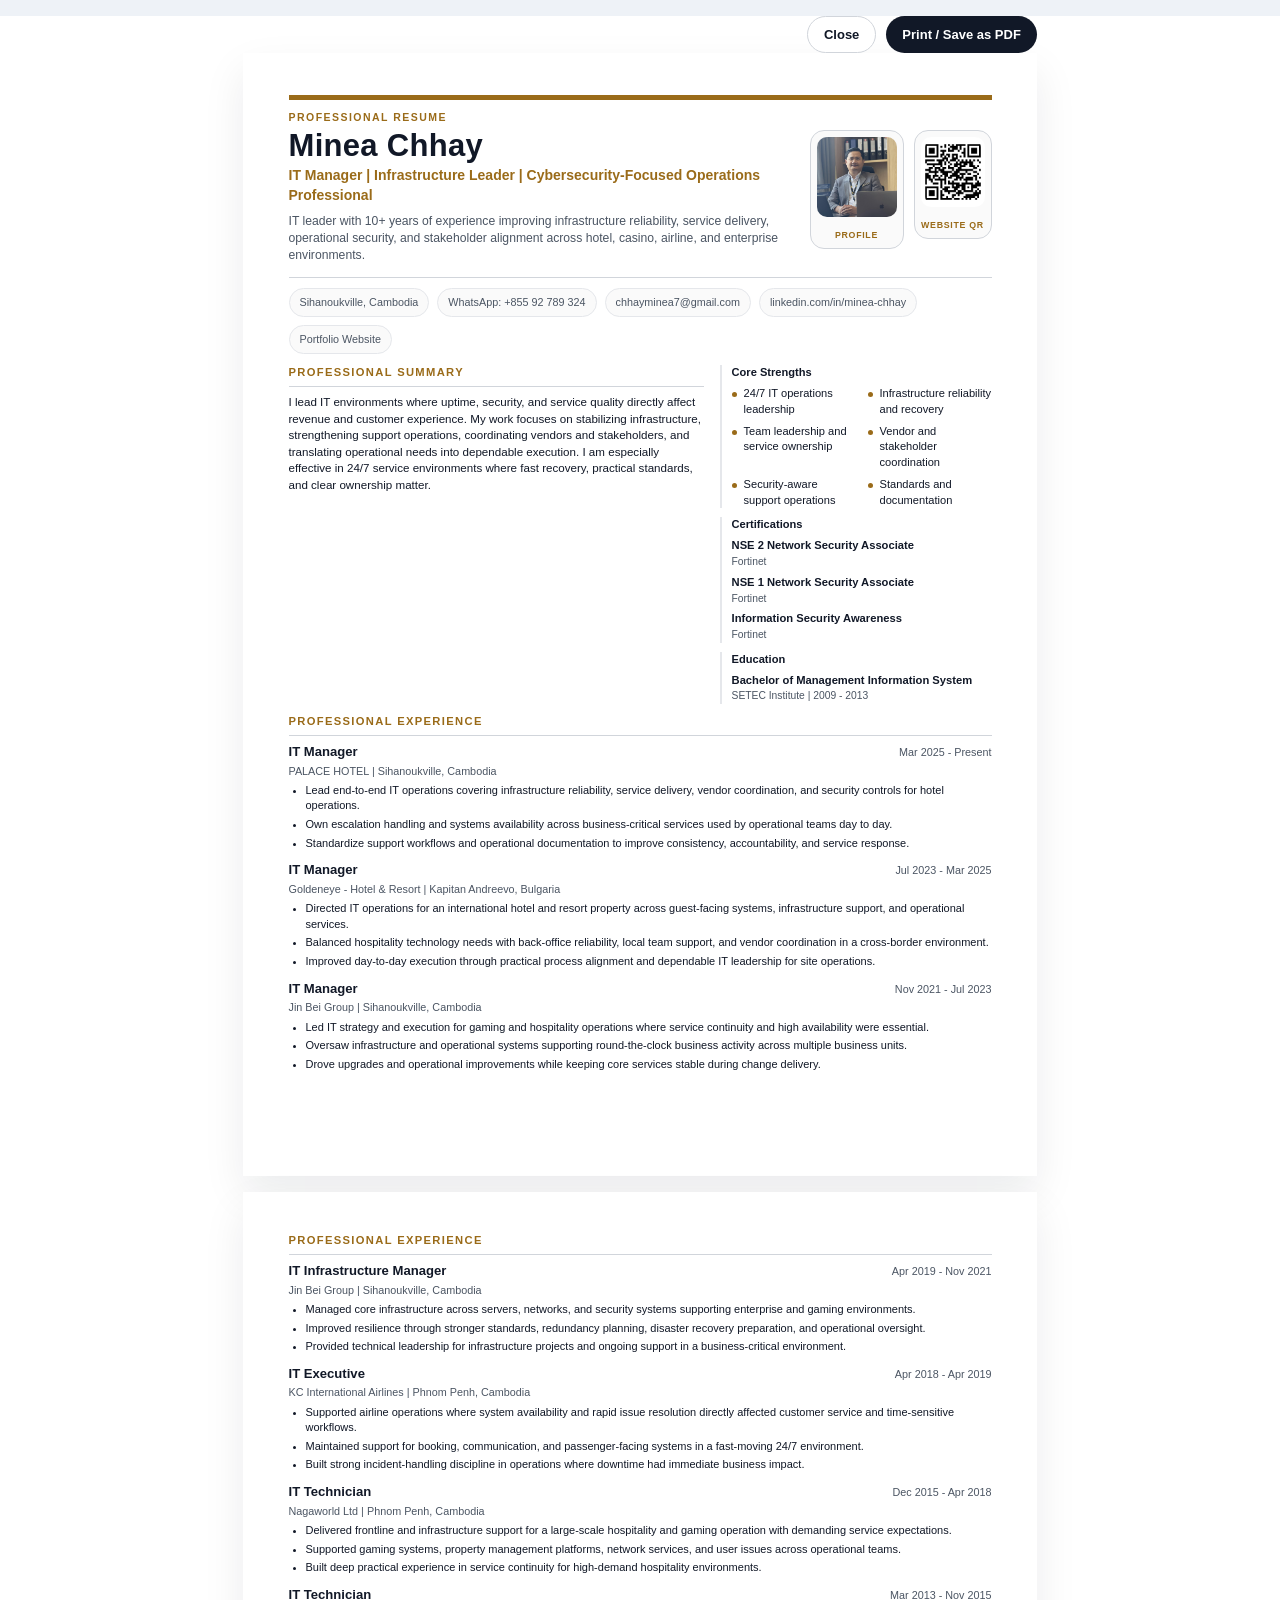
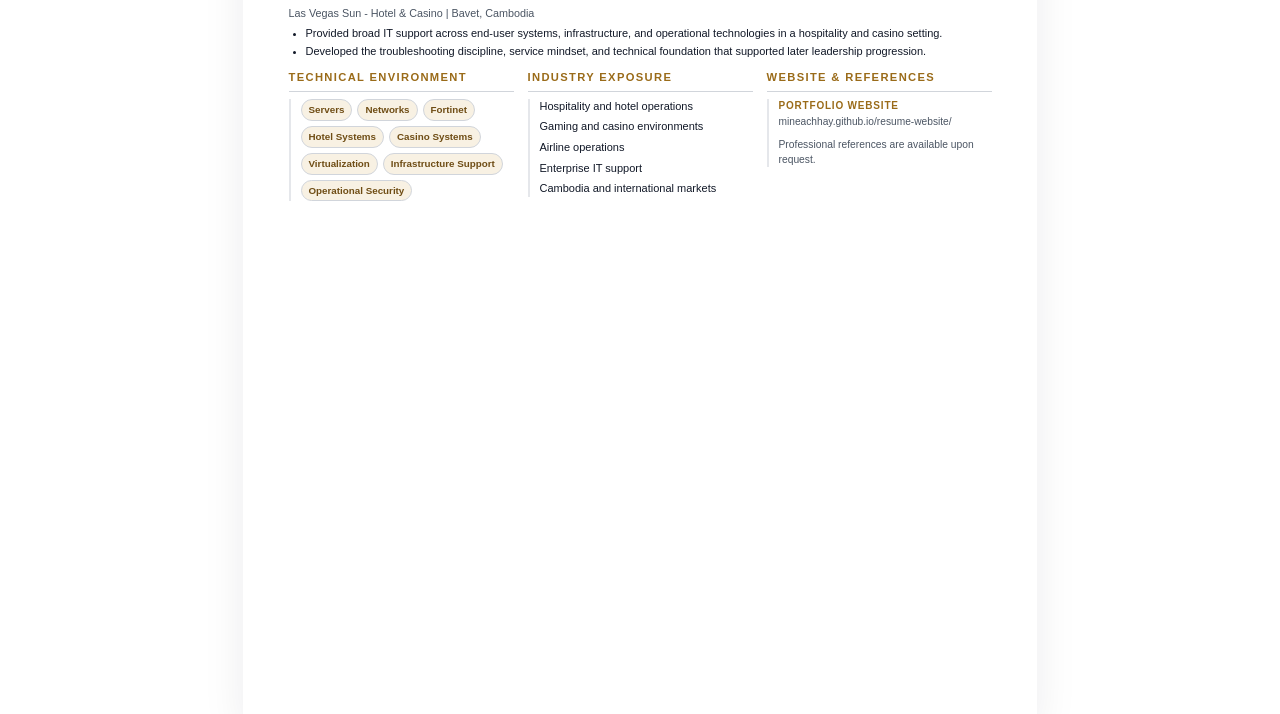
<file: resume-pdf.html>
<!DOCTYPE html>
<html lang="en">
<head>
    <meta charset="UTF-8">
    <meta name="viewport" content="width=device-width, initial-scale=1.0">
    <title>Minea Chhay - Professional Resume</title>
    <style>
        :root {
            --ink: #111827;
            --muted: #4b5563;
            --subtle: #6b7280;
            --line: #d1d5db;
            --line-soft: #e5e7eb;
            --accent: #9a6b19;
            --accent-soft: #f8f1e3;
            --paper: #ffffff;
            --canvas: #eef2f7;
        }

        * {
            box-sizing: border-box;
        }

        html {
            background: var(--canvas);
        }

        body {
            margin: 0;
            color: var(--ink);
            background: var(--paper);
            font-family: "Aptos", "Segoe UI", Arial, sans-serif;
            line-height: 1.42;
            -webkit-print-color-adjust: exact;
            print-color-adjust: exact;
        }

        .actions {
            width: 210mm;
            margin: 16px auto 0;
            display: flex;
            justify-content: flex-end;
            gap: 10px;
        }

        .action-btn {
            border: 0;
            border-radius: 999px;
            padding: 10px 16px;
            background: #111827;
            color: #ffffff;
            font-size: 13px;
            font-weight: 600;
            cursor: pointer;
        }

        .action-btn.secondary {
            background: #ffffff;
            color: var(--ink);
            border: 1px solid var(--line);
        }

        .page {
            width: 210mm;
            min-height: 297mm;
            margin: 0 auto 16px;
            padding: 11mm 12mm 12mm;
            background: var(--paper);
            box-shadow: 0 18px 40px rgba(15, 23, 42, 0.08);
        }

        .page:last-of-type {
            margin-bottom: 0;
        }

        .eyebrow {
            margin: 0 0 6px;
            color: var(--accent);
            font-size: 10.5px;
            font-weight: 800;
            letter-spacing: 0.14em;
            text-transform: uppercase;
        }

        .header {
            border-top: 5px solid var(--accent);
            padding-top: 10px;
            margin-bottom: 11px;
        }

        .header-top {
            display: grid;
            grid-template-columns: minmax(0, 1fr) 182px;
            gap: 18px;
            align-items: start;
            padding-bottom: 12px;
            border-bottom: 1px solid var(--line);
        }

        .name {
            margin: 0 0 4px;
            font-size: 31px;
            line-height: 1.02;
            font-weight: 800;
            letter-spacing: 0.01em;
        }

        .title {
            margin: 0 0 7px;
            color: var(--accent);
            font-size: 14px;
            font-weight: 700;
        }

        .headline {
            margin: 0;
            max-width: 620px;
            color: var(--muted);
            font-size: 12.2px;
        }

        .header-side {
            display: grid;
            grid-template-columns: 94px 78px;
            gap: 10px;
            justify-content: end;
            align-items: start;
        }

        .visual-card {
            border: 1px solid var(--line);
            border-radius: 14px;
            padding: 6px;
            background: #fafafa;
            text-align: center;
        }

        .visual-label {
            display: block;
            margin-top: 5px;
            color: var(--accent);
            font-size: 8.8px;
            font-weight: 800;
            letter-spacing: 0.08em;
            text-transform: uppercase;
        }

        .profile-photo {
            width: 100%;
            height: 80px;
            border-radius: 10px;
            object-fit: cover;
            object-position: center 12%;
        }

        .qr-image {
            width: 100%;
            height: 70px;
            padding: 4px;
            border-radius: 10px;
            background: #ffffff;
            object-fit: contain;
        }

        .contact-strip {
            display: flex;
            flex-wrap: wrap;
            gap: 8px;
            margin-top: 10px;
        }

        .contact-pill {
            display: inline-flex;
            align-items: center;
            padding: 6px 10px;
            border: 1px solid var(--line-soft);
            border-radius: 999px;
            background: #fafafa;
            color: var(--muted);
            text-decoration: none;
            font-size: 10.8px;
        }

        .intro-grid {
            display: grid;
            grid-template-columns: minmax(0, 1.45fr) minmax(0, 0.95fr);
            gap: 16px;
            margin-bottom: 10px;
        }

        .section {
            margin-bottom: 10px;
            page-break-inside: avoid;
            break-inside: avoid-page;
        }

        .section-title {
            margin: 0 0 7px;
            padding-bottom: 5px;
            border-bottom: 1px solid var(--line);
            color: var(--accent);
            font-size: 11.2px;
            font-weight: 800;
            text-transform: uppercase;
            letter-spacing: 0.12em;
        }

        p {
            margin: 0;
        }

        .summary {
            color: var(--ink);
            font-size: 11.6px;
        }

        .info-stack {
            display: grid;
            gap: 9px;
        }

        .info-block {
            padding-left: 10px;
            border-left: 2px solid var(--line-soft);
        }

        .info-title {
            margin: 0 0 5px;
            color: var(--ink);
            font-size: 11.1px;
            font-weight: 800;
        }

        .two-col-list {
            display: grid;
            grid-template-columns: repeat(2, minmax(0, 1fr));
            gap: 6px 12px;
        }

        .bullet-item {
            position: relative;
            padding-left: 12px;
            color: var(--ink);
            font-size: 11.1px;
        }

        .bullet-item::before {
            content: "";
            position: absolute;
            top: 6px;
            left: 0;
            width: 5px;
            height: 5px;
            border-radius: 50%;
            background: var(--accent);
        }

        .mini-list {
            display: grid;
            gap: 5px;
        }

        .mini-item {
            color: var(--ink);
            font-size: 11px;
        }

        .mini-item strong {
            display: block;
            margin-bottom: 1px;
            font-size: 11.2px;
        }

        .mini-sub {
            color: var(--muted);
            font-size: 10.3px;
        }

        .experience-item {
            margin-bottom: 10px;
            page-break-inside: avoid;
            break-inside: avoid-page;
        }

        .job-header {
            display: flex;
            justify-content: space-between;
            gap: 12px;
            align-items: baseline;
            margin-bottom: 2px;
        }

        .job-title {
            font-size: 13.1px;
            font-weight: 800;
        }

        .job-date {
            color: var(--muted);
            font-size: 10.8px;
            white-space: nowrap;
        }

        .job-meta {
            margin-bottom: 4px;
            color: var(--muted);
            font-size: 10.8px;
        }

        ul {
            margin: 0;
            padding-left: 17px;
        }

        li {
            margin-bottom: 3px;
            font-size: 11px;
        }

        .closing-grid {
            display: grid;
            grid-template-columns: repeat(3, minmax(0, 1fr));
            gap: 14px;
            margin-top: 8px;
        }

        .closing-card {
            page-break-inside: avoid;
            break-inside: avoid-page;
        }

        .closing-body {
            padding-left: 10px;
            border-left: 2px solid var(--line-soft);
        }

        .tag-list {
            display: flex;
            flex-wrap: wrap;
            gap: 5px;
        }

        .tag {
            border: 1px solid var(--line);
            border-radius: 999px;
            padding: 3px 7px;
            background: var(--accent-soft);
            color: #6f4d15;
            font-size: 9.8px;
            font-weight: 700;
        }

        .website-copy {
            color: var(--muted);
            font-size: 10.2px;
            line-height: 1.45;
        }

        .website-copy strong {
            display: block;
            margin-bottom: 2px;
            color: var(--accent);
            font-size: 10px;
            font-weight: 800;
            letter-spacing: 0.08em;
            text-transform: uppercase;
        }

        .website-copy a {
            color: inherit;
            text-decoration: none;
            overflow-wrap: anywhere;
        }

        .reference-note {
            margin-top: 8px;
            color: var(--muted);
            font-size: 10.3px;
        }

        @page {
            size: A4;
            margin: 0;
        }

        @media print {
            html {
                background: #ffffff;
            }

            .actions {
                display: none;
            }

            .page {
                width: auto;
                min-height: auto;
                margin: 0;
                padding: 10mm 11mm 11mm;
                box-shadow: none;
                page-break-after: always;
            }

            .page:last-of-type {
                page-break-after: auto;
            }

            .header-top {
                grid-template-columns: minmax(0, 1fr) 168px;
                gap: 14px;
            }

            .name {
                font-size: 28px;
            }

            .title {
                font-size: 13px;
            }

            .headline {
                font-size: 11.3px;
            }

            .header-side {
                grid-template-columns: 84px 70px;
                gap: 8px;
            }

            .profile-photo {
                height: 70px;
            }

            .qr-image {
                height: 62px;
            }

            .visual-label {
                font-size: 8.2px;
            }

            .contact-strip {
                gap: 4px 8px;
            }

            .contact-pill {
                padding: 0;
                border: 0;
                border-radius: 0;
                background: transparent;
                font-size: 10.1px;
            }

            .intro-grid,
            .closing-grid {
                gap: 12px;
            }

            .section {
                margin-bottom: 9px;
            }

            .section-title {
                margin-bottom: 6px;
                font-size: 10.8px;
            }

            .summary,
            .bullet-item,
            .mini-item,
            li {
                font-size: 10.7px;
            }

            .mini-item strong,
            .info-title {
                font-size: 10.9px;
            }

            .mini-sub,
            .job-meta,
            .job-date,
            .website-copy,
            .reference-note {
                font-size: 10px;
            }

            .job-title {
                font-size: 12.4px;
            }

            .tag {
                background: transparent;
                padding: 2px 6px;
                font-size: 9.2px;
            }
        }
    </style>
</head>
<body>
    <div class="actions">
        <button class="action-btn secondary" type="button" onclick="window.close()">Close</button>
        <button class="action-btn" type="button" onclick="window.print()">Print / Save as PDF</button>
    </div>

    <section class="page">
        <header class="header">
            <p class="eyebrow">Professional Resume</p>
            <div class="header-top">
                <div>
                    <h1 class="name">Minea Chhay</h1>
                    <p class="title">IT Manager | Infrastructure Leader | Cybersecurity-Focused Operations Professional</p>
                    <p class="headline">
                        IT leader with 10+ years of experience improving infrastructure reliability, service delivery,
                        operational security, and stakeholder alignment across hotel, casino, airline, and enterprise environments.
                    </p>
                </div>
                <div class="header-side">
                    <div class="visual-card">
                        <img src="./profile.jpg" alt="Portrait of Minea Chhay" class="profile-photo">
                        <span class="visual-label">Profile</span>
                    </div>
                    <div class="visual-card">
                        <img src="./qr-website.png" alt="QR code linking to Minea Chhay's website" class="qr-image">
                        <span class="visual-label">Website QR</span>
                    </div>
                </div>
            </div>
            <div class="contact-strip">
                <span class="contact-pill">Sihanoukville, Cambodia</span>
                <a href="https://wa.me/85592789324" class="contact-pill">WhatsApp: +855 92 789 324</a>
                <a href="mailto:chhayminea7@gmail.com" class="contact-pill">chhayminea7@gmail.com</a>
                <a href="https://www.linkedin.com/in/minea-chhay/" class="contact-pill">linkedin.com/in/minea-chhay</a>
                <a href="https://mineachhay.github.io/resume-website/" class="contact-pill">Portfolio Website</a>
            </div>
        </header>

        <section class="intro-grid">
            <div class="section">
                <h2 class="section-title">Professional Summary</h2>
                <p class="summary">
                    I lead IT environments where uptime, security, and service quality directly affect revenue and customer
                    experience. My work focuses on stabilizing infrastructure, strengthening support operations, coordinating
                    vendors and stakeholders, and translating operational needs into dependable execution. I am especially
                    effective in 24/7 service environments where fast recovery, practical standards, and clear ownership matter.
                </p>
            </div>

            <div class="info-stack">
                <div class="info-block">
                    <h3 class="info-title">Core Strengths</h3>
                    <div class="two-col-list">
                        <div class="bullet-item">24/7 IT operations leadership</div>
                        <div class="bullet-item">Infrastructure reliability and recovery</div>
                        <div class="bullet-item">Team leadership and service ownership</div>
                        <div class="bullet-item">Vendor and stakeholder coordination</div>
                        <div class="bullet-item">Security-aware support operations</div>
                        <div class="bullet-item">Standards and documentation</div>
                    </div>
                </div>

                <div class="info-block">
                    <h3 class="info-title">Certifications</h3>
                    <div class="mini-list">
                        <div class="mini-item">
                            <strong>NSE 2 Network Security Associate</strong>
                            <div class="mini-sub">Fortinet</div>
                        </div>
                        <div class="mini-item">
                            <strong>NSE 1 Network Security Associate</strong>
                            <div class="mini-sub">Fortinet</div>
                        </div>
                        <div class="mini-item">
                            <strong>Information Security Awareness</strong>
                            <div class="mini-sub">Fortinet</div>
                        </div>
                    </div>
                </div>

                <div class="info-block">
                    <h3 class="info-title">Education</h3>
                    <div class="mini-item">
                        <strong>Bachelor of Management Information System</strong>
                        <div class="mini-sub">SETEC Institute | 2009 - 2013</div>
                    </div>
                </div>
            </div>
        </section>

        <section class="section">
            <h2 class="section-title">Professional Experience</h2>

            <article class="experience-item">
                <div class="job-header">
                    <div class="job-title">IT Manager</div>
                    <div class="job-date">Mar 2025 - Present</div>
                </div>
                <div class="job-meta">PALACE HOTEL | Sihanoukville, Cambodia</div>
                <ul>
                    <li>Lead end-to-end IT operations covering infrastructure reliability, service delivery, vendor coordination, and security controls for hotel operations.</li>
                    <li>Own escalation handling and systems availability across business-critical services used by operational teams day to day.</li>
                    <li>Standardize support workflows and operational documentation to improve consistency, accountability, and service response.</li>
                </ul>
            </article>

            <article class="experience-item">
                <div class="job-header">
                    <div class="job-title">IT Manager</div>
                    <div class="job-date">Jul 2023 - Mar 2025</div>
                </div>
                <div class="job-meta">Goldeneye - Hotel &amp; Resort | Kapitan Andreevo, Bulgaria</div>
                <ul>
                    <li>Directed IT operations for an international hotel and resort property across guest-facing systems, infrastructure support, and operational services.</li>
                    <li>Balanced hospitality technology needs with back-office reliability, local team support, and vendor coordination in a cross-border environment.</li>
                    <li>Improved day-to-day execution through practical process alignment and dependable IT leadership for site operations.</li>
                </ul>
            </article>

            <article class="experience-item">
                <div class="job-header">
                    <div class="job-title">IT Manager</div>
                    <div class="job-date">Nov 2021 - Jul 2023</div>
                </div>
                <div class="job-meta">Jin Bei Group | Sihanoukville, Cambodia</div>
                <ul>
                    <li>Led IT strategy and execution for gaming and hospitality operations where service continuity and high availability were essential.</li>
                    <li>Oversaw infrastructure and operational systems supporting round-the-clock business activity across multiple business units.</li>
                    <li>Drove upgrades and operational improvements while keeping core services stable during change delivery.</li>
                </ul>
            </article>
        </section>
    </section>

    <section class="page">
        <section class="section">
            <h2 class="section-title">Professional Experience</h2>

            <article class="experience-item">
                <div class="job-header">
                    <div class="job-title">IT Infrastructure Manager</div>
                    <div class="job-date">Apr 2019 - Nov 2021</div>
                </div>
                <div class="job-meta">Jin Bei Group | Sihanoukville, Cambodia</div>
                <ul>
                    <li>Managed core infrastructure across servers, networks, and security systems supporting enterprise and gaming environments.</li>
                    <li>Improved resilience through stronger standards, redundancy planning, disaster recovery preparation, and operational oversight.</li>
                    <li>Provided technical leadership for infrastructure projects and ongoing support in a business-critical environment.</li>
                </ul>
            </article>

            <article class="experience-item">
                <div class="job-header">
                    <div class="job-title">IT Executive</div>
                    <div class="job-date">Apr 2018 - Apr 2019</div>
                </div>
                <div class="job-meta">KC International Airlines | Phnom Penh, Cambodia</div>
                <ul>
                    <li>Supported airline operations where system availability and rapid issue resolution directly affected customer service and time-sensitive workflows.</li>
                    <li>Maintained support for booking, communication, and passenger-facing systems in a fast-moving 24/7 environment.</li>
                    <li>Built strong incident-handling discipline in operations where downtime had immediate business impact.</li>
                </ul>
            </article>

            <article class="experience-item">
                <div class="job-header">
                    <div class="job-title">IT Technician</div>
                    <div class="job-date">Dec 2015 - Apr 2018</div>
                </div>
                <div class="job-meta">Nagaworld Ltd | Phnom Penh, Cambodia</div>
                <ul>
                    <li>Delivered frontline and infrastructure support for a large-scale hospitality and gaming operation with demanding service expectations.</li>
                    <li>Supported gaming systems, property management platforms, network services, and user issues across operational teams.</li>
                    <li>Built deep practical experience in service continuity for high-demand hospitality environments.</li>
                </ul>
            </article>

            <article class="experience-item">
                <div class="job-header">
                    <div class="job-title">IT Technician</div>
                    <div class="job-date">Mar 2013 - Nov 2015</div>
                </div>
                <div class="job-meta">Las Vegas Sun - Hotel &amp; Casino | Bavet, Cambodia</div>
                <ul>
                    <li>Provided broad IT support across end-user systems, infrastructure, and operational technologies in a hospitality and casino setting.</li>
                    <li>Developed the troubleshooting discipline, service mindset, and technical foundation that supported later leadership progression.</li>
                </ul>
            </article>
        </section>

        <section class="closing-grid">
            <div class="closing-card">
                <h2 class="section-title">Technical Environment</h2>
                <div class="closing-body">
                    <div class="tag-list">
                        <span class="tag">Servers</span>
                        <span class="tag">Networks</span>
                        <span class="tag">Fortinet</span>
                        <span class="tag">Hotel Systems</span>
                        <span class="tag">Casino Systems</span>
                        <span class="tag">Virtualization</span>
                        <span class="tag">Infrastructure Support</span>
                        <span class="tag">Operational Security</span>
                    </div>
                </div>
            </div>

            <div class="closing-card">
                <h2 class="section-title">Industry Exposure</h2>
                <div class="closing-body">
                    <div class="mini-list">
                        <div class="mini-item">Hospitality and hotel operations</div>
                        <div class="mini-item">Gaming and casino environments</div>
                        <div class="mini-item">Airline operations</div>
                        <div class="mini-item">Enterprise IT support</div>
                        <div class="mini-item">Cambodia and international markets</div>
                    </div>
                </div>
            </div>

            <div class="closing-card">
                <h2 class="section-title">Website & References</h2>
                <div class="closing-body">
                    <div class="website-copy">
                        <strong>Portfolio Website</strong>
                        <a href="https://mineachhay.github.io/resume-website/">mineachhay.github.io/resume-website/</a>
                    </div>
                    <p class="reference-note">Professional references are available upon request.</p>
                </div>
            </div>
        </section>
    </section>
</body>
</html>
</file>
<file: style.css>
/* =====================================
   MINEA CHHAY - PROFESSIONAL RESUME
   Premium Executive Dark Theme
   ===================================== */

/* =====================================
   CSS CUSTOM PROPERTIES (Design Tokens)
   ===================================== */
:root {
    /* Colors - Dark Executive Theme */
    --bg-primary: #0a0a0f;
    --bg-secondary: #12121a;
    --bg-tertiary: #1a1a24;
    --bg-card: rgba(26, 26, 36, 0.8);

    --accent-primary: #d4a853;
    --accent-secondary: #e8c47c;
    --accent-tertiary: #8b6914;
    --accent-glow: rgba(212, 168, 83, 0.3);
    --accent-glow-strong: rgba(212, 168, 83, 0.5);

    --text-primary: #ffffff;
    --text-secondary: #b8b8c8;
    --text-tertiary: #6b6b7b;
    --text-muted: #4a4a5a;

    --glass-bg: rgba(255, 255, 255, 0.03);
    --glass-border: rgba(255, 255, 255, 0.08);
    --glass-border-hover: rgba(255, 255, 255, 0.15);

    /* Gradients */
    --gradient-gold: linear-gradient(135deg, #d4a853 0%, #e8c47c 50%, #d4a853 100%);
    --gradient-dark: linear-gradient(180deg, #0a0a0f 0%, #12121a 100%);
    --gradient-card: linear-gradient(145deg, rgba(255,255,255,0.05) 0%, rgba(255,255,255,0.02) 100%);

    /* Typography */
    --font-family: 'Manrope', system-ui, -apple-system, BlinkMacSystemFont, sans-serif;
    --font-display: 'Space Grotesk', 'Manrope', system-ui, sans-serif;
    --font-mono: 'SF Mono', 'Monaco', 'Consolas', monospace;

    /* Spacing */
    --space-xs: 4px;
    --space-sm: 8px;
    --space-md: 16px;
    --space-lg: 24px;
    --space-xl: 32px;
    --space-2xl: 48px;
    --space-3xl: 64px;
    --space-4xl: 96px;
    --space-5xl: 128px;

    /* Border Radius */
    --radius-sm: 4px;
    --radius-md: 8px;
    --radius-lg: 12px;
    --radius-xl: 16px;
    --radius-2xl: 24px;
    --radius-full: 9999px;

    /* Shadows */
    --shadow-sm: 0 2px 8px rgba(0, 0, 0, 0.3);
    --shadow-md: 0 4px 16px rgba(0, 0, 0, 0.4);
    --shadow-lg: 0 8px 32px rgba(0, 0, 0, 0.5);
    --shadow-glow: 0 0 40px var(--accent-glow);
    --shadow-glow-strong: 0 0 60px var(--accent-glow-strong);

    /* Transitions */
    --transition-fast: 150ms ease-out;
    --transition-base: 300ms ease-out;
    --transition-slow: 500ms ease-out;
    --transition-slower: 800ms ease-out;

    /* Layout */
    --container-max: 1200px;
    --nav-height: 80px;
}

/* =====================================
   CSS RESET & BASE STYLES
   ===================================== */
*,
*::before,
*::after {
    margin: 0;
    padding: 0;
    box-sizing: border-box;
}

html {
    scroll-behavior: smooth;
    scroll-padding-top: var(--nav-height);
}

body {
    font-family: var(--font-family);
    font-size: 16px;
    line-height: 1.6;
    color: var(--text-secondary);
    background-color: var(--bg-primary);
    overflow-x: hidden;
    -webkit-font-smoothing: antialiased;
    -moz-osx-font-smoothing: grayscale;
}

a {
    color: inherit;
    text-decoration: none;
    transition: color var(--transition-base);
}

button {
    font-family: inherit;
    cursor: pointer;
    border: none;
    background: none;
}

ul, ol {
    list-style: none;
}

img {
    max-width: 100%;
    height: auto;
    display: block;
}

strong {
    color: var(--text-primary);
    font-weight: 600;
}

/* =====================================
   CONTAINER & LAYOUT UTILITIES
   ===================================== */
.container {
    width: 100%;
    max-width: var(--container-max);
    margin: 0 auto;
    padding: 0 var(--space-lg);
}

.section {
    padding: var(--space-4xl) 0;
    position: relative;
}

.section:nth-child(even) {
    background: var(--bg-secondary);
}

/* =====================================
   NAVIGATION
   ===================================== */
.navbar {
    position: fixed;
    top: 0;
    left: 0;
    width: 100vw;
    width: 100dvw;
    height: var(--nav-height);
    z-index: 1000;
    transition: all var(--transition-base);
}

.navbar::before {
    content: '';
    position: absolute;
    inset: 0;
    background: transparent;
    backdrop-filter: blur(0);
    -webkit-backdrop-filter: blur(0);
    transition: all var(--transition-base);
    z-index: -1;
}

.navbar.scrolled::before {
    background: rgba(10, 10, 15, 0.85);
    backdrop-filter: blur(20px);
    -webkit-backdrop-filter: blur(20px);
    border-bottom: 1px solid var(--glass-border);
}

.nav-container {
    max-width: var(--container-max);
    margin: 0 auto;
    padding-left: max(var(--space-lg), env(safe-area-inset-left));
    padding-right: max(var(--space-lg), env(safe-area-inset-right));
    height: 100%;
    display: flex;
    align-items: center;
    justify-content: space-between;
    gap: var(--space-xl);
}

.nav-logo {
    display: flex;
    align-items: center;
    justify-content: center;
    width: 48px;
    height: 48px;
    background: linear-gradient(135deg, rgba(212, 168, 83, 0.22), rgba(255, 255, 255, 0.08));
    border: 1px solid rgba(255, 255, 255, 0.14);
    border-radius: 14px;
    overflow: hidden;
    transition: transform var(--transition-base), box-shadow var(--transition-base);
}

.nav-logo:hover {
    transform: scale(1.05);
    box-shadow: var(--shadow-glow);
}

.nav-logo-img {
    width: 100%;
    height: 100%;
    object-fit: cover;
    object-position: center 16%;
}

.nav-menu {
    display: flex;
    align-items: center;
    gap: var(--space-xl);
}

.nav-link {
    position: relative;
    font-size: 14px;
    font-weight: 500;
    color: var(--text-secondary);
    text-transform: uppercase;
    letter-spacing: 0.05em;
    padding: var(--space-sm) 0;
    transition: color var(--transition-base);
}

.nav-link::after {
    content: '';
    position: absolute;
    bottom: 0;
    left: 0;
    width: 0;
    height: 2px;
    background: var(--accent-primary);
    transition: width var(--transition-base);
}

.nav-link:hover,
.nav-link.active {
    color: var(--text-primary);
}

.nav-link:hover::after,
.nav-link.active::after {
    width: 100%;
}

.nav-cta {
    padding: var(--space-sm) var(--space-lg);
    background: var(--gradient-gold);
    color: var(--bg-primary);
    font-size: 14px;
    font-weight: 600;
    border-radius: var(--radius-full);
    text-transform: uppercase;
    letter-spacing: 0.05em;
    transition: transform var(--transition-base), box-shadow var(--transition-base);
}

.nav-cta:hover {
    transform: translateY(-2px);
    box-shadow: var(--shadow-glow);
}

/* Mobile Navigation */
.nav-toggle {
    display: none;
    width: 44px;
    height: 44px;
    position: relative;
    z-index: 1001;
    flex-shrink: 0;
    border: 1px solid rgba(255, 255, 255, 0.16);
    border-radius: var(--radius-full);
    background: rgba(255, 255, 255, 0.08);
    box-shadow: 0 10px 28px rgba(0, 0, 0, 0.28);
    backdrop-filter: blur(18px);
    -webkit-backdrop-filter: blur(18px);
}

.hamburger {
    display: block;
    width: 24px;
    height: 2.5px;
    background: var(--text-primary);
    position: relative;
    border-radius: var(--radius-full);
    transition: background var(--transition-base);
}

.hamburger::before,
.hamburger::after {
    content: '';
    position: absolute;
    left: 0;
    width: 100%;
    height: 2.5px;
    background: var(--text-primary);
    border-radius: var(--radius-full);
    transition: transform var(--transition-base);
}

.hamburger::before {
    top: -8px;
}

.hamburger::after {
    bottom: -8px;
}

.nav-toggle.active .hamburger {
    background: transparent;
}

.nav-toggle.active .hamburger::before {
    transform: translateY(8px) rotate(45deg);
}

.nav-toggle.active .hamburger::after {
    transform: translateY(-8px) rotate(-45deg);
}

/* =====================================
   HERO SECTION
   ===================================== */
.hero {
    min-height: 100vh;
    position: relative;
    overflow: hidden;
    padding: var(--space-4xl) 0;
    padding-top: calc(var(--nav-height) + var(--space-4xl));
}

.hero-bg {
    position: absolute;
    inset: 0;
    z-index: -1;
}

.hero-gradient {
    position: absolute;
    inset: 0;
    background: radial-gradient(ellipse at 30% 20%, rgba(212, 168, 83, 0.08) 0%, transparent 50%),
                radial-gradient(ellipse at 70% 80%, rgba(212, 168, 83, 0.05) 0%, transparent 50%),
                var(--bg-primary);
}

.hero-grid {
    position: absolute;
    inset: 0;
    background-image:
        linear-gradient(rgba(255,255,255,0.02) 1px, transparent 1px),
        linear-gradient(90deg, rgba(255,255,255,0.02) 1px, transparent 1px);
    background-size: 60px 60px;
    mask-image: radial-gradient(ellipse at center, black 0%, transparent 70%);
    -webkit-mask-image: radial-gradient(ellipse at center, black 0%, transparent 70%);
}

.hero-orb {
    position: absolute;
    border-radius: 50%;
    filter: blur(80px);
}

.hero-orb-1 {
    width: 400px;
    height: 400px;
    background: rgba(212, 168, 83, 0.15);
    top: -100px;
    right: -100px;
    animation-delay: 0s;
}

.hero-orb-2 {
    width: 300px;
    height: 300px;
    background: rgba(212, 168, 83, 0.1);
    bottom: -50px;
    left: -50px;
    animation-delay: -5s;
}

.hero-orb-3 {
    width: 200px;
    height: 200px;
    background: rgba(212, 168, 83, 0.12);
    top: 50%;
    left: 50%;
    transform: translate(-50%, -50%);
    animation-delay: -10s;
}

.hero-shell {
    position: relative;
    z-index: 1;
    display: grid;
    grid-template-columns: minmax(0, 1.2fr) minmax(280px, 380px);
    gap: var(--space-3xl);
    align-items: center;
}

.hero-copy {
    max-width: 720px;
}

.hero-badge {
    display: inline-flex;
    align-items: center;
    gap: var(--space-sm);
    padding: var(--space-sm) var(--space-md);
    background: var(--glass-bg);
    border: 1px solid var(--glass-border);
    border-radius: var(--radius-full);
    font-size: 13px;
    color: var(--text-secondary);
    margin-bottom: var(--space-xl);
}

.badge-dot {
    width: 8px;
    height: 8px;
    background: #22c55e;
    border-radius: 50%;
}

.hero-title {
    font-size: clamp(48px, 10vw, 96px);
    font-weight: 700;
    line-height: 1.1;
    letter-spacing: -0.02em;
    margin-bottom: var(--space-lg);
    font-family: var(--font-display);
}

.title-line {
    display: block;
    color: var(--text-primary);
}

.title-line.accent {
    background: var(--gradient-gold);
    -webkit-background-clip: text;
    -webkit-text-fill-color: transparent;
    background-clip: text;
}

.hero-subtitle-container {
    font-size: clamp(18px, 3vw, 24px);
    color: var(--text-secondary);
    margin-bottom: var(--space-xl);
    max-width: 680px;
}

.hero-subtitle-prefix {
    color: var(--accent-primary);
    margin-right: var(--space-xs);
}

.hero-subtitle {
    color: var(--text-primary);
    font-weight: 500;
}

.hero-description {
    font-size: 18px;
    line-height: 1.8;
    color: var(--text-secondary);
    max-width: 620px;
    margin: 0 0 var(--space-2xl);
}

.hero-cta {
    display: flex;
    flex-wrap: wrap;
    gap: var(--space-md);
    justify-content: flex-start;
    margin-bottom: var(--space-3xl);
}

.hero-highlights {
    display: flex;
    justify-content: flex-start;
    flex-wrap: wrap;
    gap: var(--space-lg);
    margin: 0 0 var(--space-2xl);
}

.hero-highlights .highlight-item {
    min-width: 180px;
    padding: var(--space-md) var(--space-lg);
    border: 1px solid var(--glass-border);
    border-radius: var(--radius-lg);
    background: var(--gradient-card);
    display: flex;
    flex-direction: column;
    align-items: flex-start;
    gap: var(--space-xs);
    text-align: left;
}

.highlight-value {
    font-size: 28px;
    font-weight: 700;
    color: var(--text-primary);
    line-height: 1;
}

.highlight-label {
    font-size: 13px;
    color: var(--text-tertiary);
}

.hero-profile {
    display: grid;
    gap: var(--space-lg);
    align-self: center;
}

.hero-profile-card {
    position: relative;
    border-radius: var(--radius-2xl);
    overflow: hidden;
    border: 1px solid rgba(255, 255, 255, 0.18);
    background: rgba(255, 255, 255, 0.04);
    box-shadow: var(--shadow-lg);
}

.profile-img {
    width: 100%;
    aspect-ratio: 4 / 5;
    object-fit: cover;
    object-position: center 10%;
}

.profile-ring {
    position: absolute;
    inset: -10px;
    border: 2px solid var(--accent-primary);
    border-radius: calc(var(--radius-2xl) + 8px);
    opacity: 0.4;
    pointer-events: none;
}

.hero-profile-meta {
    display: grid;
    gap: var(--space-sm);
    padding-left: 0;
}

.profile-tag {
    font-size: 11px;
    font-weight: 700;
    letter-spacing: 0.1em;
    text-transform: uppercase;
    color: var(--accent-primary);
}

.profile-note {
    font-size: 14px;
    line-height: 1.7;
    color: var(--text-tertiary);
}

/* =====================================
   BUTTONS
   ===================================== */
.btn {
    display: inline-flex;
    align-items: center;
    justify-content: center;
    gap: var(--space-sm);
    padding: var(--space-md) var(--space-xl);
    font-size: 14px;
    font-weight: 600;
    text-transform: uppercase;
    letter-spacing: 0.05em;
    border-radius: var(--radius-md);
    transition: all var(--transition-base);
    cursor: pointer;
}

.btn-icon {
    width: 18px;
    height: 18px;
    flex-shrink: 0;
}

.btn-primary {
    background: var(--gradient-gold);
    color: var(--bg-primary);
    box-shadow: 0 4px 20px rgba(212, 168, 83, 0.3);
}

.btn-primary:hover {
    transform: translateY(-2px);
    box-shadow: 0 8px 30px rgba(212, 168, 83, 0.4);
}

.btn-secondary {
    background: transparent;
    color: var(--accent-primary);
    border: 2px solid var(--accent-primary);
}

.btn-secondary:hover {
    background: var(--accent-primary);
    color: var(--bg-primary);
    transform: translateY(-2px);
}

.btn-outline {
    background: transparent;
    color: var(--text-secondary);
    border: 1px solid var(--glass-border);
}

.btn-outline:hover {
    border-color: var(--accent-primary);
    color: var(--accent-primary);
    transform: translateY(-2px);
}

.btn-large {
    padding: var(--space-lg) var(--space-2xl);
    font-size: 15px;
}

a:focus-visible,
button:focus-visible {
    outline: 2px solid var(--accent-primary);
    outline-offset: 3px;
}

/* =====================================
   SECTION HEADER
   ===================================== */
.section-header {
    text-align: center;
    margin-bottom: var(--space-3xl);
}

.section-tag {
    display: inline-block;
    padding: var(--space-sm) var(--space-md);
    background: var(--glass-bg);
    border: 1px solid var(--glass-border);
    border-radius: var(--radius-full);
    font-size: 12px;
    font-weight: 600;
    text-transform: uppercase;
    letter-spacing: 0.1em;
    color: var(--accent-primary);
    margin-bottom: var(--space-md);
}

.section-title {
    font-size: clamp(32px, 5vw, 48px);
    font-weight: 700;
    color: var(--text-primary);
    letter-spacing: -0.02em;
    margin-bottom: var(--space-md);
    font-family: var(--font-display);
}

.section-subtitle {
    font-size: 18px;
    color: var(--text-tertiary);
    max-width: 600px;
    margin: 0 auto;
    line-height: 1.7;
}

/* =====================================
   ABOUT SECTION
   ===================================== */
.about-grid {
    display: grid;
    grid-template-columns: 1fr 1fr;
    gap: var(--space-3xl);
    align-items: center;
}

.about-heading {
    font-size: clamp(24px, 3vw, 32px);
    font-weight: 600;
    color: var(--text-primary);
    line-height: 1.4;
    margin-bottom: var(--space-xl);
}

.text-gradient {
    background: var(--gradient-gold);
    -webkit-background-clip: text;
    -webkit-text-fill-color: transparent;
    background-clip: text;
}

.about-text {
    font-size: 16px;
    line-height: 1.8;
    color: var(--text-secondary);
    margin-bottom: var(--space-lg);
}

.about-highlights {
    display: flex;
    flex-wrap: wrap;
    gap: var(--space-lg);
    margin-top: var(--space-xl);
}

.highlight-item {
    display: flex;
    align-items: center;
    gap: var(--space-sm);
    font-size: 14px;
    color: var(--text-secondary);
}

.highlight-icon {
    width: 20px;
    height: 20px;
    color: var(--accent-primary);
}

.about-visual {
    position: relative;
}

.about-card {
    background: var(--gradient-card);
    border: 1px solid var(--glass-border);
    border-radius: var(--radius-xl);
    padding: var(--space-xl);
    backdrop-filter: blur(10px);
    -webkit-backdrop-filter: blur(10px);
}

.about-card-header {
    margin-bottom: var(--space-lg);
}

.card-label {
    font-size: 12px;
    font-weight: 600;
    text-transform: uppercase;
    letter-spacing: 0.1em;
    color: var(--accent-primary);
}

.about-list {
    display: flex;
    flex-direction: column;
    gap: var(--space-md);
}

.about-list li {
    display: flex;
    align-items: center;
    gap: var(--space-md);
    font-size: 15px;
    color: var(--text-secondary);
}

.list-dot {
    width: 6px;
    height: 6px;
    background: var(--accent-primary);
    border-radius: 50%;
    flex-shrink: 0;
}

.about-decoration {
    position: absolute;
    top: -20px;
    right: -20px;
    width: 100px;
    height: 100px;
    pointer-events: none;
}

.decoration-ring {
    width: 100%;
    height: 100%;
    border: 2px solid var(--accent-primary);
    border-radius: 50%;
    opacity: 0.2;
}

.decoration-dots {
    position: absolute;
    inset: 20px;
    background: repeating-linear-gradient(
        45deg,
        transparent,
        transparent 5px,
        var(--accent-primary) 5px,
        var(--accent-primary) 6px
    );
    background-size: 20px 20px;
    opacity: 0.1;
    border-radius: 50%;
}

/* =====================================
   STATS SECTION
   ===================================== */
.stats {
    padding: var(--space-3xl) 0;
    background: var(--bg-secondary);
}

.stats-grid {
    display: grid;
    grid-template-columns: repeat(5, 1fr);
    gap: var(--space-lg);
}

.stat-card {
    background: var(--gradient-card);
    border: 1px solid var(--glass-border);
    border-radius: var(--radius-lg);
    padding: var(--space-xl);
    text-align: center;
    transition: all var(--transition-base);
}

.stat-card:hover {
    transform: translateY(-4px);
    border-color: var(--glass-border-hover);
    box-shadow: var(--shadow-glow);
}

.stat-icon {
    width: 48px;
    height: 48px;
    margin: 0 auto var(--space-md);
    color: var(--accent-primary);
}

.stat-icon svg {
    width: 100%;
    height: 100%;
}

.stat-number {
    font-size: 40px;
    font-weight: 700;
    color: var(--text-primary);
    line-height: 1;
    margin-bottom: var(--space-sm);
}

.stat-suffix {
    color: var(--accent-primary);
}

.stat-label {
    font-size: 14px;
    font-weight: 600;
    color: var(--text-primary);
    margin-bottom: var(--space-xs);
}

.stat-description {
    font-size: 12px;
    color: var(--text-tertiary);
}

/* =====================================
   EXPERIENCE TIMELINE
   ===================================== */
.experience {
    background: var(--bg-primary);
}

.timeline {
    position: relative;
    max-width: 900px;
    margin: 0 auto;
}

.timeline-line {
    position: absolute;
    left: 50%;
    top: 0;
    bottom: 0;
    width: 2px;
    background: var(--glass-border);
    transform: translateX(-50%);
}

.timeline-line::before,
.timeline-line::after {
    content: '';
    position: absolute;
    left: 50%;
    transform: translateX(-50%);
    width: 12px;
    height: 12px;
    background: var(--accent-primary);
    border-radius: 50%;
}

.timeline-line::before {
    top: 0;
}

.timeline-line::after {
    bottom: 0;
}

.timeline-item {
    position: relative;
    display: flex;
    justify-content: flex-end;
    padding-right: calc(50% + 40px);
    margin-bottom: var(--space-2xl);
}

.timeline-item:nth-child(even) {
    justify-content: flex-start;
    padding-right: 0;
    padding-left: calc(50% + 40px);
}

.timeline-marker {
    position: absolute;
    left: 50%;
    top: 20px;
    transform: translateX(-50%);
    z-index: 1;
}

.marker-dot {
    width: 16px;
    height: 16px;
    background: var(--bg-primary);
    border: 3px solid var(--accent-primary);
    border-radius: 50%;
    transition: all var(--transition-base);
}

.timeline-item:hover .marker-dot {
    background: var(--accent-primary);
    box-shadow: var(--shadow-glow);
}

.timeline-card {
    background: var(--gradient-card);
    border: 1px solid var(--glass-border);
    border-radius: var(--radius-lg);
    padding: var(--space-xl);
    max-width: 400px;
    transition: all var(--transition-base);
}

.timeline-card:hover {
    border-color: var(--glass-border-hover);
    box-shadow: var(--shadow-md);
    transform: translateX(-4px);
}

.timeline-item:nth-child(even) .timeline-card:hover {
    transform: translateX(4px);
}

.timeline-card-header {
    display: flex;
    align-items: center;
    justify-content: space-between;
    margin-bottom: var(--space-md);
}

.timeline-date {
    font-size: 13px;
    color: var(--text-tertiary);
}

.timeline-badge {
    padding: 2px 8px;
    background: var(--accent-primary);
    color: var(--bg-primary);
    font-size: 11px;
    font-weight: 600;
    border-radius: var(--radius-sm);
}

.timeline-title {
    font-size: 18px;
    font-weight: 600;
    color: var(--text-primary);
    margin-bottom: var(--space-sm);
}

.timeline-company,
.timeline-location {
    display: flex;
    align-items: center;
    gap: var(--space-sm);
    font-size: 14px;
    color: var(--text-secondary);
    margin-bottom: var(--space-xs);
}

.timeline-company svg,
.timeline-location svg {
    width: 16px;
    height: 16px;
    color: var(--accent-primary);
}

.timeline-description {
    font-size: 14px;
    line-height: 1.7;
    color: var(--text-tertiary);
    margin: var(--space-md) 0;
}

.timeline-achievements {
    display: grid;
    gap: var(--space-sm);
    margin: 0 0 var(--space-lg);
    padding-left: var(--space-lg);
    list-style: disc;
}

.timeline-achievements li {
    color: var(--text-secondary);
    font-size: 14px;
    line-height: 1.7;
}

.timeline-tags {
    display: flex;
    flex-wrap: wrap;
    gap: var(--space-sm);
}

.timeline-tags span {
    padding: 4px 10px;
    background: var(--glass-bg);
    border: 1px solid var(--glass-border);
    border-radius: var(--radius-full);
    font-size: 11px;
    color: var(--text-secondary);
}

/* =====================================
   SKILLS SECTION
   ===================================== */
.skills {
    background: var(--bg-secondary);
}

.skills-grid {
    display: grid;
    grid-template-columns: repeat(2, 1fr);
    gap: var(--space-xl);
    margin-bottom: var(--space-3xl);
}

/* Featured skill category - spans full width */
.skill-category-featured {
    grid-column: 1 / -1;
    background: linear-gradient(145deg, rgba(212, 168, 83, 0.08) 0%, rgba(255, 255, 255, 0.03) 100%);
    border-color: rgba(212, 168, 83, 0.3);
}

.skill-category-featured:hover {
    border-color: var(--accent-primary);
    box-shadow: 0 0 30px rgba(212, 168, 83, 0.15);
}

.skill-category-featured .skill-category-header {
    margin-bottom: var(--space-lg);
}

.skill-category-featured .skill-category-title {
    font-size: 20px;
    color: var(--accent-primary);
}

.skill-category-featured .skill-list {
    display: grid;
    grid-template-columns: repeat(4, 1fr);
    gap: var(--space-lg);
}

.skill-category {
    background: var(--gradient-card);
    border: 1px solid var(--glass-border);
    border-radius: var(--radius-lg);
    padding: var(--space-xl);
    transition: all var(--transition-base);
}

.skill-category:hover {
    border-color: var(--glass-border-hover);
}

.skill-category-header {
    display: flex;
    align-items: center;
    gap: var(--space-md);
    margin-bottom: var(--space-xl);
}

.skill-category-icon {
    width: 40px;
    height: 40px;
    background: var(--glass-bg);
    border: 1px solid var(--glass-border);
    border-radius: var(--radius-md);
    display: flex;
    align-items: center;
    justify-content: center;
    color: var(--accent-primary);
}

.skill-category-icon svg {
    width: 20px;
    height: 20px;
}

.skill-category-title {
    font-size: 16px;
    font-weight: 600;
    color: var(--text-primary);
}

.skill-list {
    display: flex;
    flex-direction: column;
    gap: var(--space-lg);
}

.skill-item {
    position: relative;
}

.skill-info {
    display: flex;
    justify-content: space-between;
    margin-bottom: var(--space-sm);
}

.skill-name {
    font-size: 14px;
    color: var(--text-secondary);
}

.skill-value {
    font-size: 13px;
    font-weight: 600;
    color: var(--accent-primary);
}

.skill-bar {
    height: 6px;
    background: var(--bg-primary);
    border-radius: var(--radius-full);
    overflow: hidden;
}

.skill-fill {
    height: 100%;
    background: var(--gradient-gold);
    border-radius: var(--radius-full);
    width: 0;
    transition: width 1s ease-out;
}

/* Competencies */
.competencies {
    margin-top: var(--space-2xl);
}

.competencies-title {
    font-size: 20px;
    font-weight: 600;
    color: var(--text-primary);
    text-align: center;
    margin-bottom: var(--space-xl);
}

.competencies-grid {
    display: grid;
    grid-template-columns: repeat(4, 1fr);
    gap: var(--space-md);
}

.competency-item {
    display: flex;
    align-items: center;
    gap: var(--space-md);
    padding: var(--space-md) var(--space-lg);
    background: var(--glass-bg);
    border: 1px solid var(--glass-border);
    border-radius: var(--radius-md);
    transition: all var(--transition-base);
}

.competency-item:hover {
    background: var(--glass-border);
    border-color: var(--accent-primary);
    transform: translateY(-2px);
}

.competency-item svg {
    width: 20px;
    height: 20px;
    color: var(--accent-primary);
    flex-shrink: 0;
}

.competency-item span {
    font-size: 13px;
    color: var(--text-secondary);
    white-space: nowrap;
    overflow: hidden;
    text-overflow: ellipsis;
}

/* =====================================
   EDUCATION SECTION
   ===================================== */
.education {
    background: var(--bg-primary);
}

.education-grid {
    display: grid;
    grid-template-columns: repeat(2, 1fr);
    gap: var(--space-xl);
    max-width: 900px;
    margin: 0 auto;
}

.education-card {
    position: relative;
    background: var(--gradient-card);
    border: 1px solid var(--glass-border);
    border-radius: var(--radius-xl);
    padding: var(--space-xl);
    display: flex;
    gap: var(--space-lg);
    overflow: hidden;
    transition: all var(--transition-base);
}

.education-card:hover {
    border-color: var(--glass-border-hover);
    transform: translateY(-4px);
    box-shadow: var(--shadow-md);
}

.education-card-icon {
    width: 56px;
    height: 56px;
    background: var(--glass-bg);
    border: 1px solid var(--glass-border);
    border-radius: var(--radius-lg);
    display: flex;
    align-items: center;
    justify-content: center;
    color: var(--accent-primary);
    flex-shrink: 0;
}

.education-card-icon svg {
    width: 28px;
    height: 28px;
}

.education-card-content {
    flex: 1;
}

.education-date {
    font-size: 13px;
    color: var(--accent-primary);
    font-weight: 600;
    margin-bottom: var(--space-xs);
}

.education-title {
    font-size: 18px;
    font-weight: 600;
    color: var(--text-primary);
    margin-bottom: var(--space-sm);
}

.education-school {
    display: flex;
    align-items: center;
    gap: var(--space-sm);
    font-size: 14px;
    color: var(--text-secondary);
    margin-bottom: var(--space-md);
}

.education-school svg {
    width: 16px;
    height: 16px;
}

.education-description {
    font-size: 14px;
    line-height: 1.7;
    color: var(--text-tertiary);
}

.education-card-decoration {
    position: absolute;
    top: var(--space-lg);
    right: var(--space-lg);
}

.decoration-year {
    font-size: 48px;
    font-weight: 700;
    color: var(--glass-border);
    line-height: 1;
}

/* =====================================
   CERTIFICATIONS SECTION
   ===================================== */
.certifications {
    background: var(--bg-secondary);
}

.certifications-grid {
    display: grid;
    grid-template-columns: repeat(2, 1fr);
    gap: var(--space-xl);
    max-width: 900px;
    margin: 0 auto;
}

.certification-card {
    position: relative;
    background: var(--gradient-card);
    border: 1px solid var(--glass-border);
    border-radius: var(--radius-xl);
    padding: var(--space-xl);
    display: grid;
    grid-template-columns: 56px minmax(0, 1fr);
    grid-template-areas:
        "badge content"
        ". footer";
    column-gap: var(--space-lg);
    row-gap: var(--space-md);
    align-items: start;
    transition: all var(--transition-base);
    overflow: hidden;
}

.certification-card::before {
    content: '';
    position: absolute;
    top: 0;
    left: 0;
    right: 0;
    height: 3px;
    background: var(--gradient-gold);
    opacity: 0;
    transition: opacity var(--transition-base);
}

.certification-card:hover {
    border-color: var(--glass-border-hover);
    transform: translateY(-4px);
    box-shadow: var(--shadow-md);
}

.certification-card:hover::before {
    opacity: 1;
}

.certification-badge {
    grid-area: badge;
    width: 56px;
    height: 56px;
    background: var(--glass-bg);
    border: 1px solid var(--glass-border);
    border-radius: var(--radius-lg);
    display: flex;
    align-items: center;
    justify-content: center;
    color: var(--accent-primary);
    flex-shrink: 0;
}

.certification-badge svg {
    width: 28px;
    height: 28px;
}

.certification-content {
    grid-area: content;
    min-width: 0;
}

.certification-title {
    font-size: 16px;
    font-weight: 600;
    color: var(--text-primary);
    margin-bottom: var(--space-sm);
}

.certification-issuer {
    display: flex;
    align-items: center;
    gap: var(--space-sm);
    font-size: 13px;
    color: var(--accent-primary);
    margin-bottom: var(--space-md);
}

.certification-issuer svg {
    width: 14px;
    height: 14px;
}

.certification-description {
    font-size: 14px;
    line-height: 1.6;
    color: var(--text-tertiary);
}

.certification-footer {
    grid-area: footer;
    position: static;
    justify-self: end;
    margin-top: var(--space-xs);
}

.certification-status {
    font-size: 11px;
    font-weight: 600;
    text-transform: uppercase;
    letter-spacing: 0.05em;
    color: #22c55e;
    padding: 4px 10px;
    background: rgba(34, 197, 94, 0.1);
    border-radius: var(--radius-full);
}

/* =====================================
   IMPACT SECTION
   ===================================== */
.impact {
    background: var(--bg-secondary);
}

.impact-grid {
    display: grid;
    grid-template-columns: repeat(3, 1fr);
    gap: var(--space-lg);
}

.impact-card {
    min-height: 250px;
    background: var(--gradient-card);
    border: 1px solid var(--glass-border);
    border-radius: var(--radius-lg);
    padding: var(--space-xl);
    display: flex;
    flex-direction: column;
    gap: var(--space-md);
    transition: transform var(--transition-base), border-color var(--transition-base), box-shadow var(--transition-base);
}

.impact-card:hover {
    transform: translateY(-4px);
    border-color: var(--glass-border-hover);
    box-shadow: var(--shadow-md);
}

.impact-icon {
    width: 52px;
    height: 52px;
    display: flex;
    align-items: center;
    justify-content: center;
    color: var(--accent-primary);
    border-radius: var(--radius-lg);
    background: rgba(212, 168, 83, 0.08);
}

.impact-icon svg {
    width: 28px;
    height: 28px;
}

.impact-title {
    font-size: 18px;
    font-weight: 700;
    color: var(--text-primary);
}

.impact-desc {
    font-size: 14px;
    line-height: 1.8;
    color: var(--text-secondary);
    flex: 1;
}

.impact-proof {
    font-size: 12px;
    color: var(--text-tertiary);
    padding-top: var(--space-md);
    border-top: 1px solid var(--glass-border);
}

/* =====================================
   REFERENCES SECTION
   ===================================== */
.references {
    background: var(--bg-primary);
}

.references-grid {
    display: grid;
    grid-template-columns: repeat(2, minmax(0, 1fr));
    gap: var(--space-xl);
    max-width: 960px;
    margin: 0 auto;
}

.reference-card {
    background: var(--gradient-card);
    border: 1px solid var(--glass-border);
    border-radius: var(--radius-xl);
    padding: var(--space-xl);
    display: grid;
    gap: var(--space-lg);
    transition: transform var(--transition-base), border-color var(--transition-base), box-shadow var(--transition-base);
}

.reference-card:hover {
    transform: translateY(-4px);
    border-color: var(--glass-border-hover);
    box-shadow: var(--shadow-md);
}

.reference-card-header {
    display: flex;
    align-items: center;
    gap: var(--space-md);
}

.reference-avatar {
    width: 56px;
    height: 56px;
    border-radius: 18px;
    display: flex;
    align-items: center;
    justify-content: center;
    flex-shrink: 0;
    font-size: 18px;
    font-weight: 800;
    color: var(--bg-primary);
    background: var(--gradient-gold);
    box-shadow: var(--shadow-sm);
}

.reference-meta {
    min-width: 0;
}

.reference-name {
    font-size: 20px;
    font-weight: 700;
    color: var(--text-primary);
    margin-bottom: 6px;
}

.reference-role {
    font-size: 14px;
    line-height: 1.6;
    color: var(--text-secondary);
}

.reference-links {
    display: grid;
    gap: var(--space-sm);
}

.reference-link {
    display: grid;
    grid-template-columns: 20px minmax(0, 1fr);
    align-items: center;
    gap: var(--space-sm);
    padding: 12px 14px;
    border-radius: var(--radius-md);
    text-decoration: none;
    color: var(--text-primary);
    background: rgba(255, 255, 255, 0.02);
    border: 1px solid var(--glass-border);
    transition: background var(--transition-fast), border-color var(--transition-fast), transform var(--transition-fast);
}

.reference-link:hover {
    background: rgba(212, 168, 83, 0.08);
    border-color: var(--glass-border-hover);
    transform: translateX(2px);
}

.reference-link svg {
    width: 18px;
    height: 18px;
    color: var(--accent-primary);
}

.reference-link span {
    min-width: 0;
    font-size: 14px;
    line-height: 1.6;
    overflow-wrap: anywhere;
}

/* =====================================
   CONTACT SECTION
   ===================================== */
.contact {
    background: var(--bg-primary);
    padding: var(--space-4xl) 0;
}

.contact-wrapper {
    position: relative;
    text-align: center;
    max-width: 800px;
    margin: 0 auto;
}

.contact-bg {
    position: absolute;
    inset: -100px;
    pointer-events: none;
    overflow: hidden;
}

.contact-orb {
    position: absolute;
    border-radius: 50%;
    filter: blur(100px);
}

.contact-orb-1 {
    width: 300px;
    height: 300px;
    background: rgba(212, 168, 83, 0.1);
    top: 0;
    left: 0;
}

.contact-orb-2 {
    width: 250px;
    height: 250px;
    background: rgba(212, 168, 83, 0.08);
    bottom: 0;
    right: 0;
}

.contact-cards {
    display: grid;
    grid-template-columns: repeat(2, minmax(0, 1fr));
    gap: var(--space-lg);
    margin: var(--space-3xl) 0;
}

.contact-card {
    background: var(--gradient-card);
    border: 1px solid var(--glass-border);
    border-radius: var(--radius-lg);
    padding: var(--space-xl);
    transition: all var(--transition-base);
    display: grid;
    grid-template-columns: 56px minmax(0, 1fr);
    gap: var(--space-lg);
    align-items: center;
    text-align: left;
    position: relative;
    overflow: hidden;
}

.contact-card::before {
    content: '';
    position: absolute;
    inset: 0 auto 0 0;
    width: 3px;
    background: var(--gradient-gold);
    opacity: 0.85;
}

.contact-card:hover {
    border-color: var(--glass-border-hover);
    transform: translateY(-4px);
    box-shadow: var(--shadow-md);
}

.contact-content {
    min-width: 0;
    display: grid;
    gap: 4px;
    align-content: center;
}

.contact-icon {
    width: 48px;
    height: 48px;
    margin: 0;
    color: var(--accent-primary);
    display: flex;
    align-items: center;
    justify-content: center;
    border-radius: var(--radius-lg);
    background: rgba(212, 168, 83, 0.08);
}

.contact-icon svg {
    width: 100%;
    height: 100%;
}

.contact-label {
    font-size: 12px;
    font-weight: 600;
    text-transform: uppercase;
    letter-spacing: 0.1em;
    color: var(--text-tertiary);
}

.contact-value {
    font-size: 16px;
    font-weight: 600;
    color: var(--text-primary);
    line-height: 1.35;
    min-width: 0;
    white-space: nowrap;
    overflow: hidden;
    text-overflow: ellipsis;
    word-break: normal;
    overflow-wrap: normal;
}

.contact-value a {
    color: var(--text-primary);
    text-decoration: none;
    display: block;
    overflow: hidden;
    text-overflow: ellipsis;
    white-space: nowrap;
}

.contact-value a:hover {
    color: var(--accent-secondary);
}

.contact-cta {
    display: flex;
    justify-content: center;
    gap: var(--space-md);
    flex-wrap: wrap;
}

.contact-note {
    margin-top: var(--space-lg);
    font-size: 14px;
    color: var(--text-tertiary);
}

/* =====================================
   FOOTER
   ===================================== */
.footer {
    background: var(--bg-secondary);
    border-top: 1px solid var(--glass-border);
    padding: var(--space-3xl) 0 var(--space-xl);
}

.footer-content {
    display: flex;
    align-items: center;
    justify-content: space-between;
    flex-wrap: wrap;
    gap: var(--space-xl);
    margin-bottom: var(--space-2xl);
}

.footer-logo {
    font-size: 24px;
    font-weight: 700;
    background: var(--gradient-gold);
    -webkit-background-clip: text;
    -webkit-text-fill-color: transparent;
    background-clip: text;
}

.footer-tagline {
    font-size: 14px;
    color: var(--text-tertiary);
    margin-top: var(--space-xs);
}

.footer-links {
    display: flex;
    gap: var(--space-xl);
}

.footer-links a {
    font-size: 14px;
    color: var(--text-secondary);
    transition: color var(--transition-base);
}

.footer-links a:hover {
    color: var(--accent-primary);
}

.footer-social {
    display: flex;
    gap: var(--space-md);
}

.footer-social a {
    width: 40px;
    height: 40px;
    background: var(--glass-bg);
    border: 1px solid var(--glass-border);
    border-radius: var(--radius-md);
    display: flex;
    align-items: center;
    justify-content: center;
    color: var(--text-secondary);
    transition: all var(--transition-base);
}

.footer-social a:hover {
    background: var(--accent-primary);
    border-color: var(--accent-primary);
    color: var(--bg-primary);
}

.footer-social svg {
    width: 18px;
    height: 18px;
}

.footer-bottom {
    text-align: center;
    padding-top: var(--space-xl);
    border-top: 1px solid var(--glass-border);
}

.footer-bottom p {
    font-size: 13px;
    color: var(--text-tertiary);
}

/* =====================================
   SCROLL TO TOP BUTTON
   ===================================== */
.scroll-top {
    position: fixed;
    bottom: var(--space-xl);
    right: var(--space-xl);
    width: 48px;
    height: 48px;
    background: var(--gradient-gold);
    border-radius: var(--radius-md);
    display: flex;
    align-items: center;
    justify-content: center;
    color: var(--bg-primary);
    opacity: 0;
    visibility: hidden;
    transform: translateY(20px);
    transition: all var(--transition-base);
    z-index: 999;
    box-shadow: var(--shadow-md);
}

.scroll-top.visible {
    opacity: 1;
    visibility: visible;
    transform: translateY(0);
}

.scroll-top:hover {
    transform: translateY(-4px);
    box-shadow: var(--shadow-glow);
}

.scroll-top svg {
    width: 24px;
    height: 24px;
}

/* =====================================
   REVEAL ANIMATIONS
   ===================================== */
.reveal {
    opacity: 0;
    transform: translateY(40px);
    transition: opacity 0.6s ease-out, transform 0.6s ease-out;
}

.reveal.visible {
    opacity: 1;
    transform: translateY(0);
}

/* Staggered delays for reveal elements */
.reveal:nth-child(1) { transition-delay: 0ms; }
.reveal:nth-child(2) { transition-delay: 100ms; }
.reveal:nth-child(3) { transition-delay: 200ms; }
.reveal:nth-child(4) { transition-delay: 300ms; }
.reveal:nth-child(5) { transition-delay: 400ms; }
.reveal:nth-child(6) { transition-delay: 500ms; }
.reveal:nth-child(7) { transition-delay: 600ms; }
.reveal:nth-child(8) { transition-delay: 700ms; }

/* =====================================
   RESPONSIVE DESIGN
   ===================================== */

/* Tablet - 1024px and below */
@media (max-width: 1024px) {
    :root {
        --space-4xl: 80px;
        --space-3xl: 64px;
    }

    .stats-grid {
        grid-template-columns: repeat(3, 1fr);
    }

    .stats-grid .stat-card:nth-child(4),
    .stats-grid .stat-card:nth-child(5) {
        grid-column: span 1;
    }

    .skills-grid {
        grid-template-columns: 1fr;
    }

    .hero-shell {
        grid-template-columns: minmax(0, 1fr) 300px;
        gap: var(--space-2xl);
    }

    /* Featured skill card on tablet */
    .skill-category-featured .skill-list {
        grid-template-columns: repeat(2, 1fr);
    }

    .competencies-grid {
        grid-template-columns: repeat(3, 1fr);
    }

    .impact-grid {
        grid-template-columns: repeat(2, 1fr);
    }
}

/* Tablet - 768px and below */
@media (max-width: 768px) {
    :root {
        --nav-height: 70px;
        --space-4xl: 64px;
        --space-3xl: 48px;
    }

    /* Navigation */
    .navbar {
        width: 100vw;
        width: 100dvw;
    }

    .nav-container {
        padding-left: max(var(--space-md), env(safe-area-inset-left));
        padding-right: max(var(--space-md), env(safe-area-inset-right));
    }

    .nav-menu {
        position: fixed;
        top: 0;
        left: 0;
        width: 100vw;
        width: 100dvw;
        min-height: 100vh;
        min-height: 100dvh;
        background: rgba(10, 10, 15, 0.98);
        backdrop-filter: blur(20px);
        -webkit-backdrop-filter: blur(20px);
        flex-direction: column;
        justify-content: center;
        gap: var(--space-xl);
        opacity: 0;
        visibility: hidden;
        transition: all var(--transition-base);
    }

    .nav-menu.active {
        opacity: 1;
        visibility: visible;
    }

    .nav-link {
        font-size: 24px;
    }

    .nav-cta {
        display: none;
    }

    .nav-toggle {
        display: flex;
        align-items: center;
        justify-content: center;
    }

    /* Hero */
    .hero {
        padding-top: calc(var(--nav-height) + var(--space-2xl));
    }

    .hero-shell {
        grid-template-columns: 1fr;
    }

    .hero-copy {
        max-width: none;
        text-align: center;
    }

    .hero-profile {
        max-width: 320px;
        margin: 0 auto;
    }

    .hero-cta {
        flex-direction: column;
        align-items: center;
    }

    .hero-highlights {
        flex-direction: column;
        align-items: stretch;
    }

    .hero-badge,
    .hero-cta,
    .hero-highlights {
        justify-content: center;
    }

    .hero-description {
        margin-left: auto;
        margin-right: auto;
    }

    .btn {
        width: 100%;
        max-width: 280px;
    }

    /* About */
    .about-grid {
        grid-template-columns: 1fr;
        gap: var(--space-2xl);
    }

    .about-visual {
        order: -1;
    }

    /* Stats */
    .stats-grid {
        grid-template-columns: repeat(2, 1fr);
    }

    /* Timeline */
    .timeline-line {
        left: 20px;
    }

    .timeline-item,
    .timeline-item:nth-child(even) {
        padding-left: 60px;
        padding-right: 0;
        justify-content: flex-start;
    }

    .timeline-marker {
        left: 20px;
    }

    .timeline-card {
        max-width: 100%;
    }

    /* Education & Certifications */
    .education-grid,
    .certifications-grid,
    .references-grid {
        grid-template-columns: 1fr;
    }

    /* Contact */
    .contact-cards {
        grid-template-columns: 1fr;
    }

    .contact-card {
        grid-template-columns: 48px minmax(0, 1fr);
        gap: var(--space-md);
        padding: var(--space-lg);
    }

    .contact-value,
    .contact-value a {
        white-space: normal;
        overflow: visible;
        text-overflow: clip;
    }

    /* Footer */
    .footer-content {
        flex-direction: column;
        text-align: center;
    }

    .footer-links {
        flex-wrap: wrap;
        justify-content: center;
    }
}

/* Mobile - 480px and below */
@media (max-width: 480px) {
    :root {
        --space-4xl: 48px;
        --space-3xl: 40px;
        --space-2xl: 32px;
    }

    .container {
        padding: 0 var(--space-md);
    }

    .hero-title {
        font-size: 40px;
    }

    .hero-description {
        font-size: 16px;
    }

    .hero-highlights .highlight-item {
        min-width: 0;
        width: 100%;
    }

    .section-title {
        font-size: 28px;
    }

    .stats-grid {
        grid-template-columns: 1fr;
    }

    .stat-card {
        display: flex;
        flex-direction: column;
        align-items: center;
    }

    .competencies-grid {
        grid-template-columns: repeat(2, 1fr);
    }

    .competency-item {
        padding: var(--space-sm) var(--space-md);
    }

    .competency-item span {
        font-size: 11px;
    }

    .impact-grid {
        grid-template-columns: 1fr;
    }

    .reference-card-header {
        align-items: flex-start;
    }

    .education-card,
    .certification-card {
        text-align: center;
    }

    .certification-card {
        grid-template-columns: 1fr;
        grid-template-areas:
            "badge"
            "content"
            "footer";
        justify-items: center;
    }

    .certification-content {
        text-align: center;
    }

    .certification-footer {
        justify-self: center;
    }

    .education-card-icon,
    .certification-badge {
        margin: 0 auto;
    }

    .education-school,
    .certification-issuer {
        justify-content: center;
    }

    .contact-cta {
        flex-direction: column;
        align-items: center;
    }

    .impact-card {
        min-height: auto;
    }

    .scroll-top {
        bottom: var(--space-md);
        right: var(--space-md);
        width: 44px;
        height: 44px;
    }
}

/* High-resolution displays */
@media (-webkit-min-device-pixel-ratio: 2), (min-resolution: 192dpi) {
    .hero-grid {
        background-image:
            linear-gradient(rgba(255,255,255,0.015) 1px, transparent 1px),
            linear-gradient(90deg, rgba(255,255,255,0.015) 1px, transparent 1px);
        background-size: 40px 40px;
    }
}

/* Prefers reduced motion */
@media (prefers-reduced-motion: reduce) {
    *,
    *::before,
    *::after {
        animation-duration: 0.01ms !important;
        animation-iteration-count: 1 !important;
        transition-duration: 0.01ms !important;
    }

    html {
        scroll-behavior: auto;
    }
}

/* Print styles */
@media print {
    .navbar,
    .scroll-top,
    .hero-bg,
    .hero-profile {
        display: none !important;
    }

    .hero {
        min-height: auto;
        padding: var(--space-xl);
    }

    .section {
        padding: var(--space-xl) 0;
    }

    body {
        background: white;
        color: black;
    }

    .reveal {
        opacity: 1;
        transform: none;
    }
}
</file>
